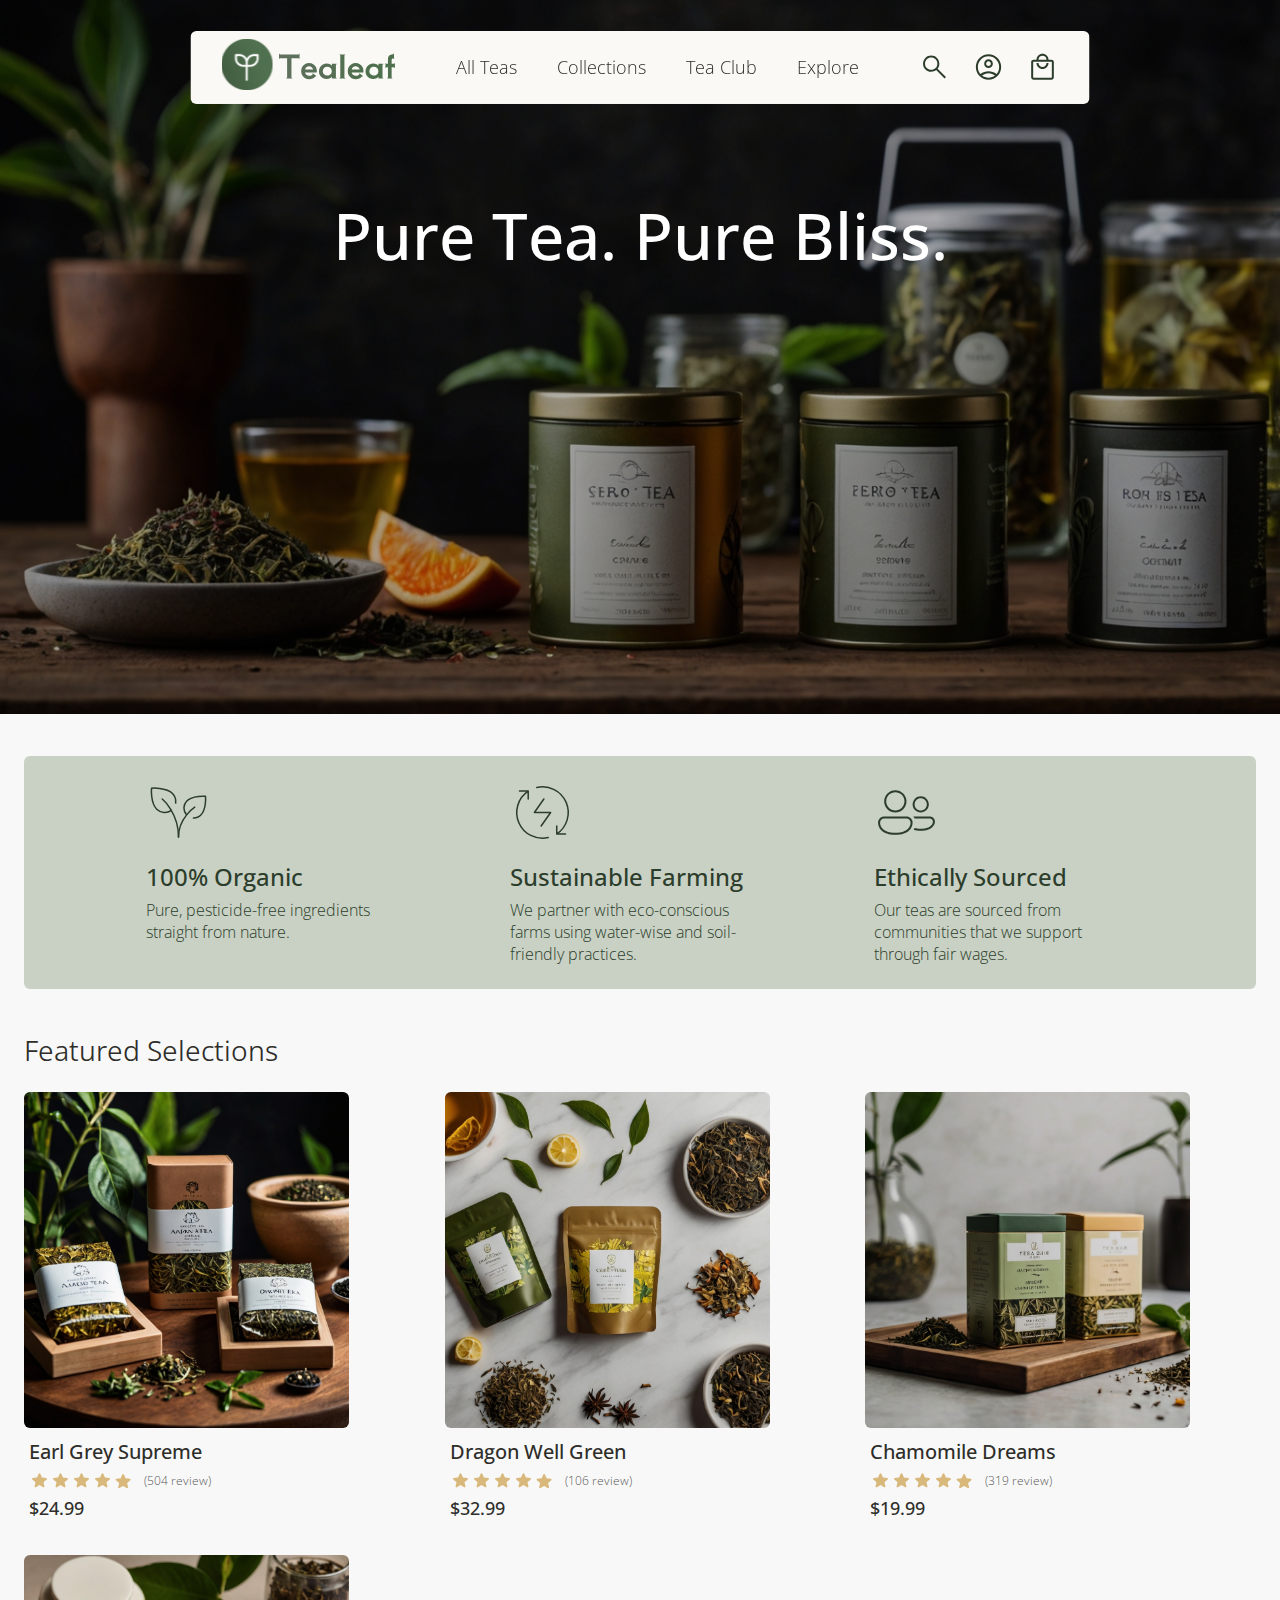
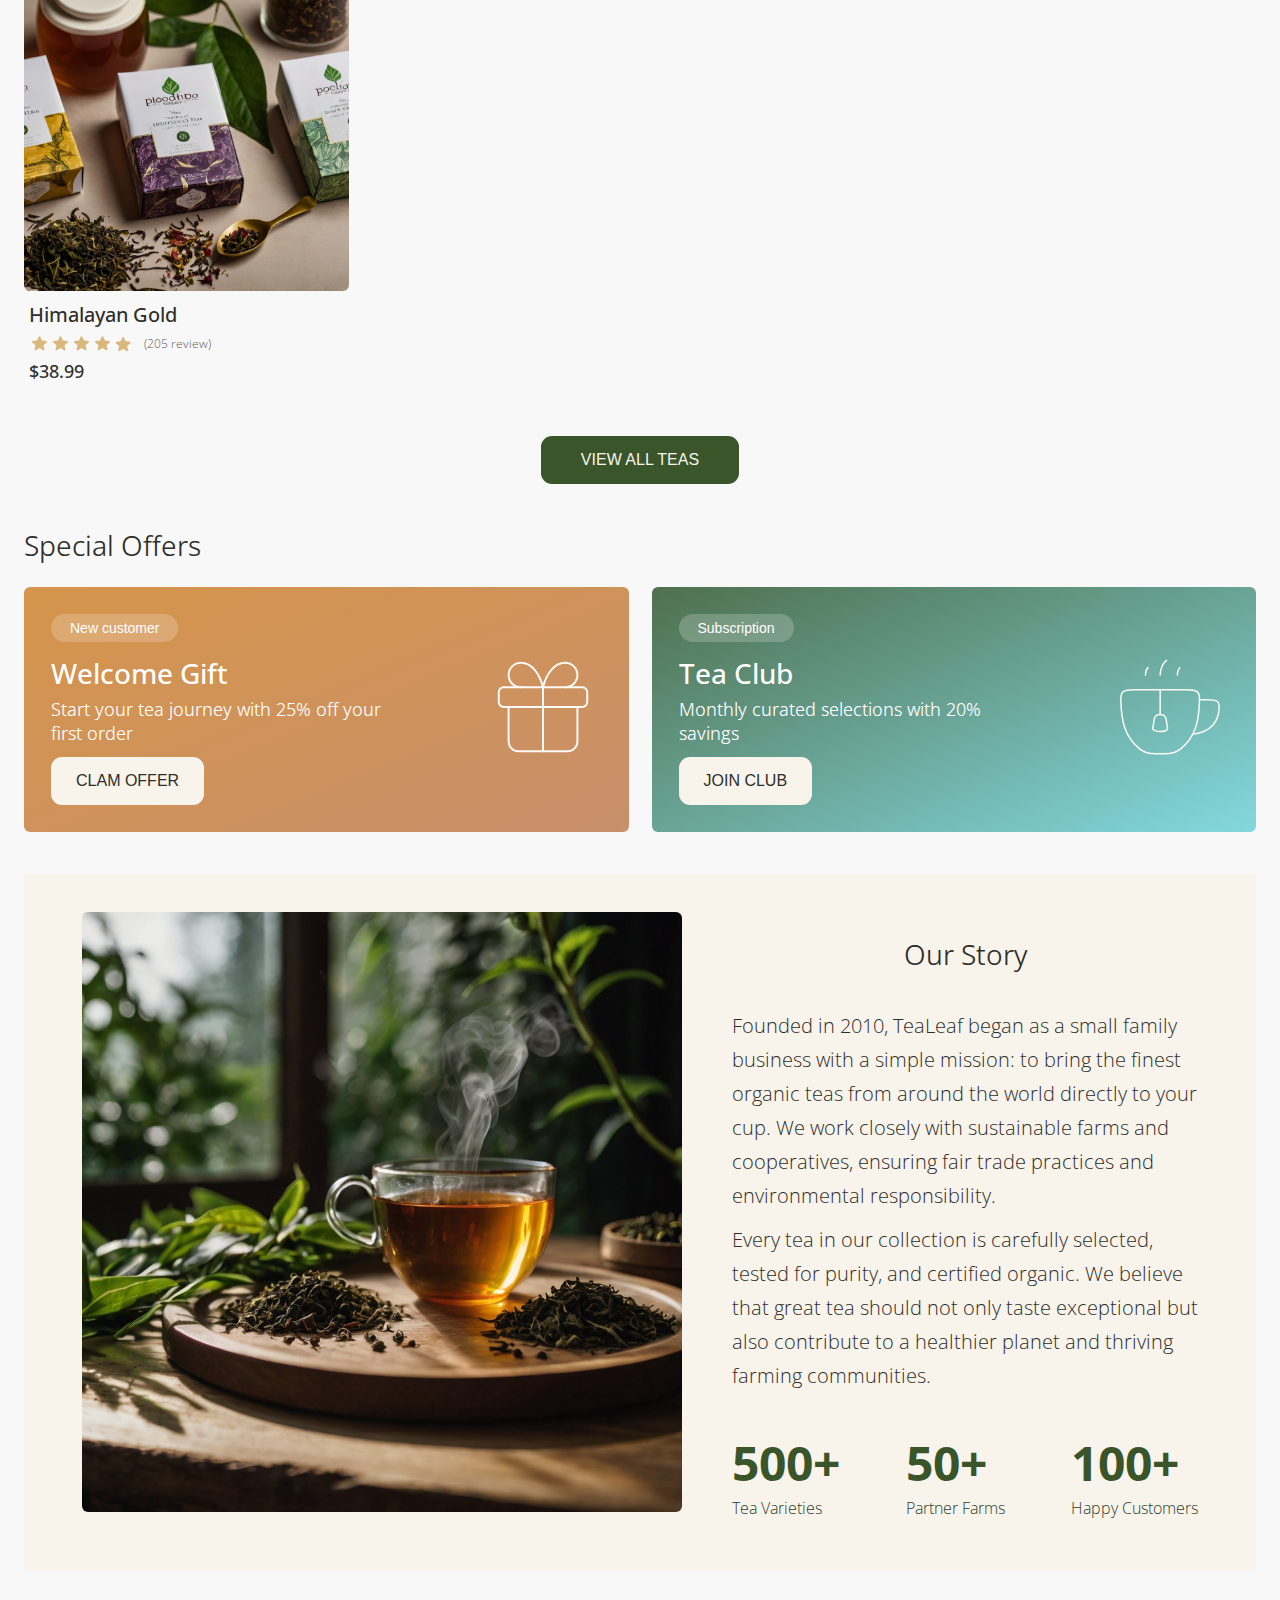
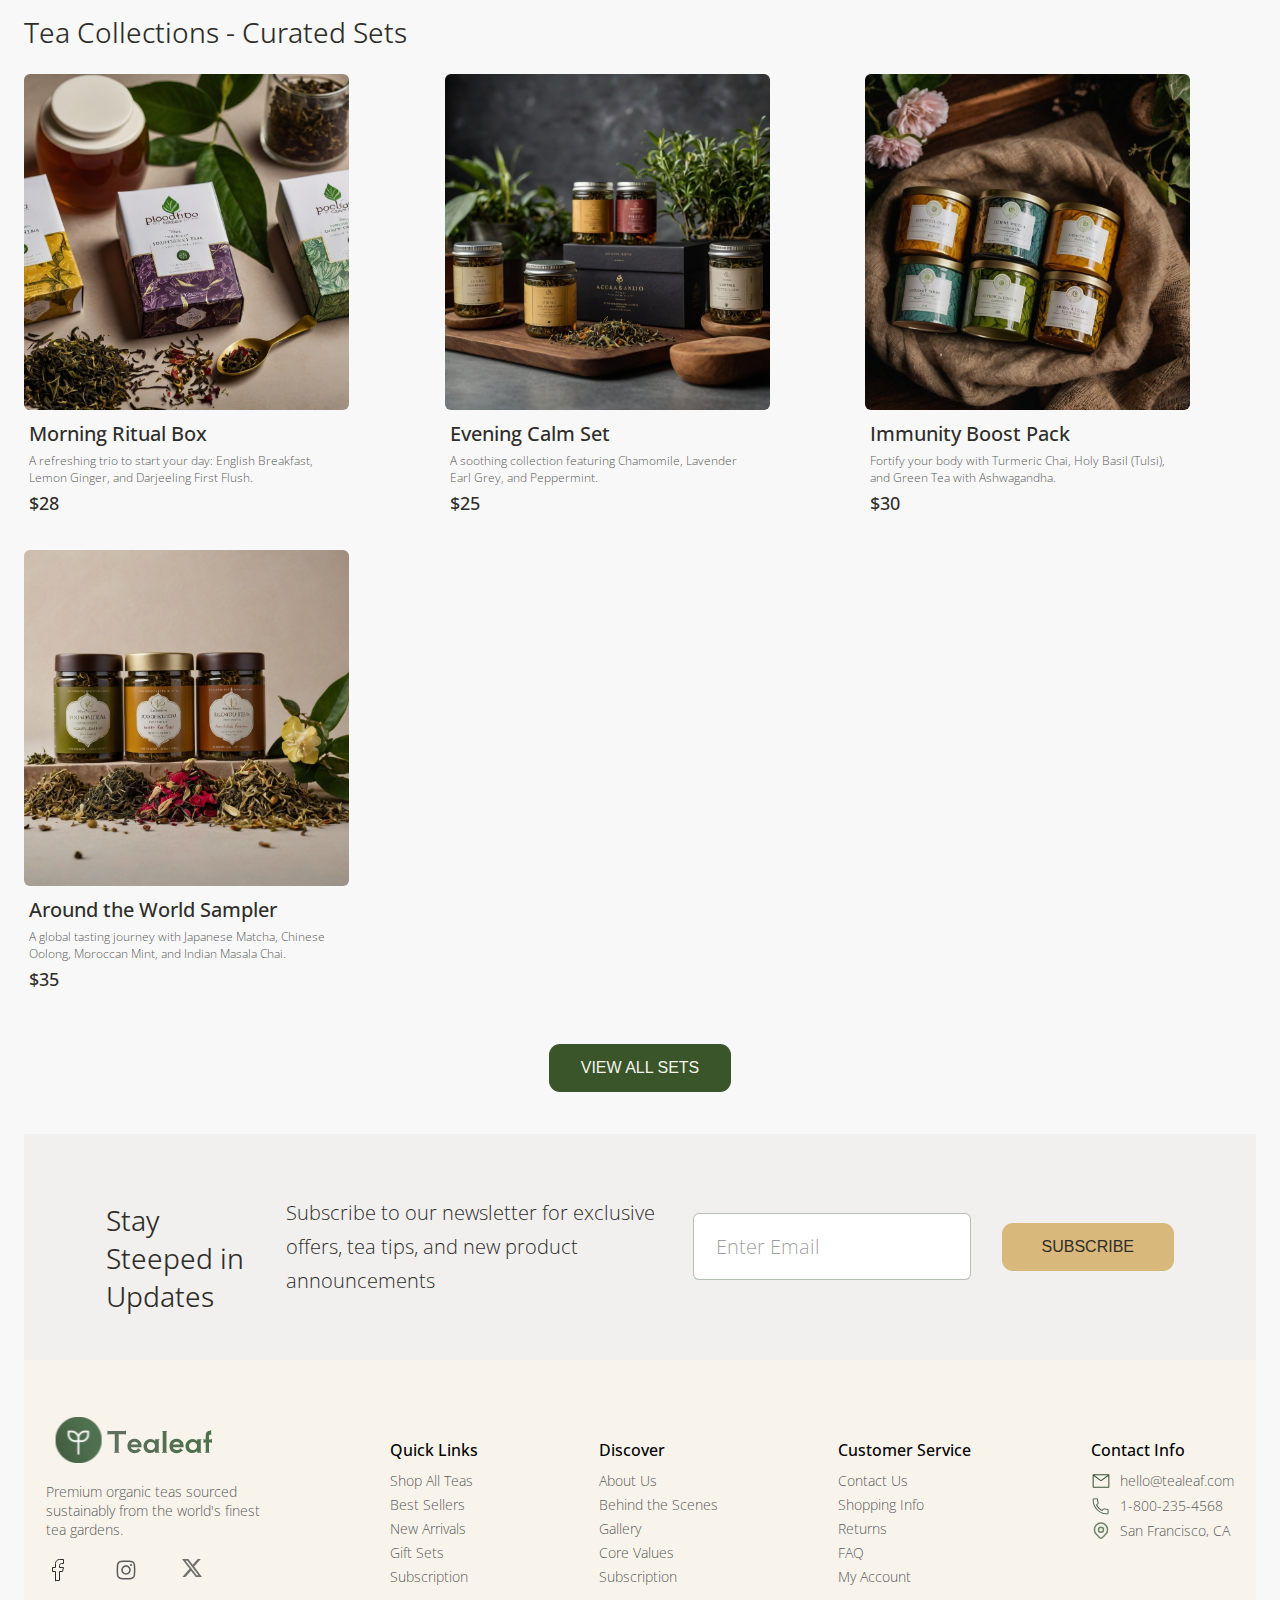
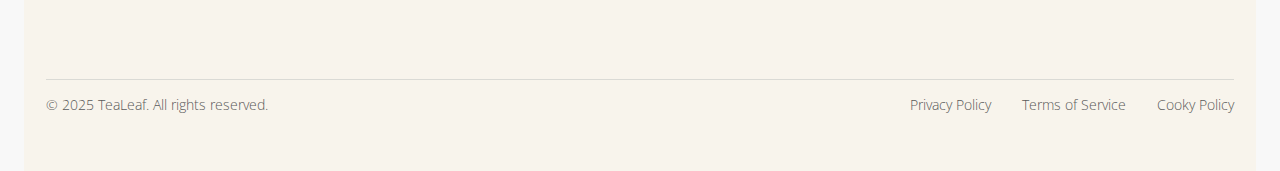
<file: index.html>
<!DOCTYPE html>
<html>
  <head>
    <title>tealeaf</title>
    <link rel="preconnect" href="https://fonts.googleapis.com">
    <link rel="preconnect" href="https://fonts.gstatic.com" crossorigin>
    <link href="https://fonts.googleapis.com/css2?family=Open+Sans:ital,wght@0,300..800;1,300..800&display=swap" rel="stylesheet">
    <link rel="stylesheet" href="styles/generaltl.css">
    <link rel="stylesheet" href="styles/headertl.css">
    <link rel="stylesheet" href="styles/whyus.css">
    <link rel="stylesheet" href="styles/featuredproducts.css">
    <link rel="stylesheet" href="styles/specialoffers.css">
    <link rel="stylesheet" href="styles/companystory.css">
    <link rel="stylesheet" href="styles/teacollections.css">
    <link rel="stylesheet" href="styles/newsletter.css">
    <link rel="stylesheet" href="styles/footer.css">
  </head>


  <body>

    <header class="header">
      <div class="left-section">
      <img src="icons/logo.svg">
      </div>
      <div class="middle-section">
      <p>All Teas</p>
      <p>Collections</p>
      <p>Tea Club</p>
      <p>Explore</p>
      </div>
      <div class="right-section">
      <img src="icons/search.svg">
      <img src="icons/account.svg">
      <img src="icons/shopping.svg">
      </div>
    </header>

    <section>
      <div class="hero-section">
      <img class="main-image" src="images/hero-image.jpg">
      <div class="overlay"></div>
      <h1 class="main-heading">Pure Tea. Pure Bliss.</h1>
      </div>
    </section>

    <main>

     <section class="why-us">
      <div class="feature">
        <img src="icons/organic.svg">
        <h3 class="title1">100% Organic</h3>
        <p class="subtext1">Pure, pesticide-free ingredients straight from nature.</p>
      </div>
      <div class="feature">
        <img src="icons/sustainable.svg">
        <h3 class="title1">Sustainable Farming</h3>
        <p class="subtext1">We partner with eco-conscious farms using water-wise and soil-friendly practices.</p>
      </div>
      <div class="feature">
        <img src="icons/people.svg">
        <h3 class="title1">Ethically Sourced</h3>
        <p class="subtext1">Our teas are sourced from communities that we support through fair wages.</p>
      </div>
     </section>




     
     <section class="featured-products">
      <h2 class="title2">Featured Selections</h2>
      <div class="product-grid">
        <div class="product-card">
        <img class="product-image" src="images/image1.jpg">
          <div class="product-info">
            <p class="product-name">Earl Grey Supreme</p>
              <div class="rating">
              <img src="icons/Stars.svg">
              <p>(504 review)</p>
              </div>
            <p class="price">$24.99</p>
          </div>
        </div>

        <div class="product-card">
        <img class="product-image" src="images/image2.jpg">
          <div class="product-info">
            <p class="product-name">Dragon Well Green</p>
              <div class="rating">
              <img src="icons/Stars.svg">
              <p>(106 review)</p>
              </div>
            <p class="price">$32.99</p>
          </div>
        </div>

        <div class="product-card">
        <img class="product-image" src="images/image3.jpg">
          <div class="product-info">
            <p class="product-name">Chamomile Dreams</p>
              <div class="rating">
              <img src="icons/Stars.svg">
              <p>(319 review)</p>
              </div>
            <p class="price">$19.99</p>
          </div>
        </div>

        <div class="product-card">
        <img class="product-image" src="images/image4.jpg">
          <div class="product-info">
            <p class="product-name">Himalayan Gold</p>
              <div class="rating">
              <img src="icons/Stars.svg">
              <p>(205 review)</p>
              </div>
            <p class="price">$38.99</p>
          </div>
        </div>
      </div>
      <div class="center-btn">
      <button class="green-button">VIEW ALL TEAS</button>
      </div>
     </section>




     <section class="special-offers">
      <h2 class="title3">Special Offers</h2>
      <div class="offers">
        <div class="offer-card-orange">
          <div class="offer-info">
            <button class="chip">New customer</button>
            <h2>Welcome Gift</h2>
            <p class="subtext">Start your tea journey with 25% off your first order</p>
            <button class="biege-button">CLAM OFFER</button>
          </div>
          <div class="offer-icon">
            <img src="icons/gift.svg">
          </div>
        </div>

        <div class="offer-card-green">
          <div class="offer-info">
            <button class="chip">Subscription</button>
            <h2>Tea Club</h2>
            <p class="subtext">Monthly curated selections with 20% savings</p>
            <button class="biege-button">JOIN CLUB</button>
          </div>
          <div class="offer-icon">
            <img src="icons/tea.svg">
          </div>
        </div>
      </div>
     </section>



     <section class="our-story">
      <div class="story-container">
        <div class="image">
          <img class="story-image" src="images/story-image.jpg">
        </div>
        <div class="story-text">
          <h2>Our Story</h2>
          <p>
            Founded in 2010, TeaLeaf began as a small family business with a simple mission: to bring the finest organic teas from around the world directly to your cup. We work closely with sustainable farms and cooperatives, ensuring fair trade practices and environmental responsibility.
          </p>
          <p>
           Every tea in our collection is carefully selected, tested for purity, and certified organic. We believe that great tea should not only taste exceptional but also contribute to a healthier planet and thriving farming communities. 
          </p>
          <div class="stats">
            <div class="stat">
              <h1>500+</h1>
              <p>Tea Varieties</p>
            </div>
            <div class="stat">
              <h1>50+</h1>
              <p>Partner Farms</p>
            </div>
            <div class="stat">
              <h1>100+</h1>
              <p>Happy Customers</p>
            </div>
          </div>
        </div>
      </div>
     </section>




     <section class="tea-collections">
      <h2 class="title4">Tea Collections - Curated Sets</h2>
      <div class="product-grid-2">
        <div class="product-card-2">
          <img class="product-image-2" src="images/image4.jpg">
            <div class="product-info-2">
              <p class="product-name-2">Morning Ritual Box</p>
              <p class="description">A refreshing trio to start your day: 
                English Breakfast, Lemon Ginger, and Darjeeling First Flush.</p>
              <p class="price-2">$28</p>
            </div>
        </div>
        <div class="product-card-2">
          <img class="product-image-2" src="images/image5.jpg">
            <div class="product-info-2">
              <p class="product-name-2">Evening Calm Set</p>
              <p class="description">A soothing collection featuring Chamomile, 
                Lavender Earl Grey, and Peppermint.</p>
              <p class="price-2">$25</p>
            </div>
        </div>
        <div class="product-card-2">
          <img class="product-image-2" src="images/image6.jpg">
            <div class="product-info-2">
              <p class="product-name-2">Immunity Boost Pack</p>
              <p class="description">Fortify your body with Turmeric Chai, Holy 
                Basil (Tulsi), and Green Tea with Ashwagandha.</p>
              <p class="price-2">$30</p>
            </div>
        </div>
        <div class="product-card-2">
          <img class="product-image-2" src="images/image7.jpg">
            <div class="product-info-2">
              <p class="product-name-2">Around the World Sampler</p>
              <p class="description">A global tasting journey with Japanese Matcha, 
                Chinese Oolong, Moroccan Mint, and Indian Masala Chai.</p>
              <p class="price-2">$35</p>
            </div>
        </div>        
      </div>
      <div class="center-btn-2">
      <button class="green-button-2">VIEW ALL SETS</button>
      </div>
     </section>



     <section class="newsletter">
      <h2>Stay Steeped in Updates</h2>
      <h3>Subscribe to our newsletter for exclusive offers, tea tips, and new product announcements</h3>
      <input class="search-bar" type="text" placeholder="Enter Email">
      <button class="yellow-button">SUBSCRIBE</button>
     </section>


     <footer class="footer">
      <div class="footer-container">
        <div class="col-brand">
          <img class="brand-logo" src="icons/logo.svg">
          <p>Premium organic teas sourced sustainably from the world's finest tea gardens.</p>
          <div class="social-icons">
            <a href="#"><img src="icons/facebook-logo.svg"></a>
            <a href="#"><img src="icons/instagram-logo.svg"></a>
            <a href="#"><img src="icons/twitter-logo.svg"></a>
          </div>
        </div>
        <div class="col">
          <h4>Quick Links</h4>
          <a href="#">Shop All Teas</a>
          <a href="#">Best Sellers</a>
          <a href="#">New Arrivals</a>
          <a href="#">Gift Sets</a>
          <a href="#">Subscription</a>
        </div>
        <div class="col">
          <h4>Discover</h4>
          <a href="#">About Us</a>
          <a href="#">Behind the Scenes</a>
          <a href="#">Gallery</a>
          <a href="#">Core Values</a>
          <a href="#">Subscription</a>
        </div>
        <div class="col">
          <h4>Customer Service</h4>
          <a href="#">Contact Us</a>
          <a href="#">Shopping Info</a>
          <a href="#">Returns</a>
          <a href="#">FAQ</a>
          <a href="#">My Account</a>
        </div>
        <div class="col">
          <h4>Contact Info</h4>
            <div class="contact-block">
            <img src="icons/email.svg">
            <a href="#">hello@tealeaf.com</a>
            </div>
            <div class="contact-block">
            <img src="icons/phone.svg">
            <a href="#">1-800-235-4568</a>
            </div>
            <div class="contact-block">
            <img src="icons/location.svg">
            <a href="#">San Francisco, CA</a>
            </div>
            <div class="space-filler"></div>
        </div>

      </div>

      <div class="rectangle"></div>

      <div class="footer-bottom">
        <p>© 2025 TeaLeaf. All rights reserved.</p>
        <div class="footer-links">
          <a href="#">Privacy Policy</a>
          <a href="#">Terms of Service</a>
          <a href="#">Cooky Policy</a>
        </div>
      </div>

     </footer>
    </main>
  </body>
</html>
</file>
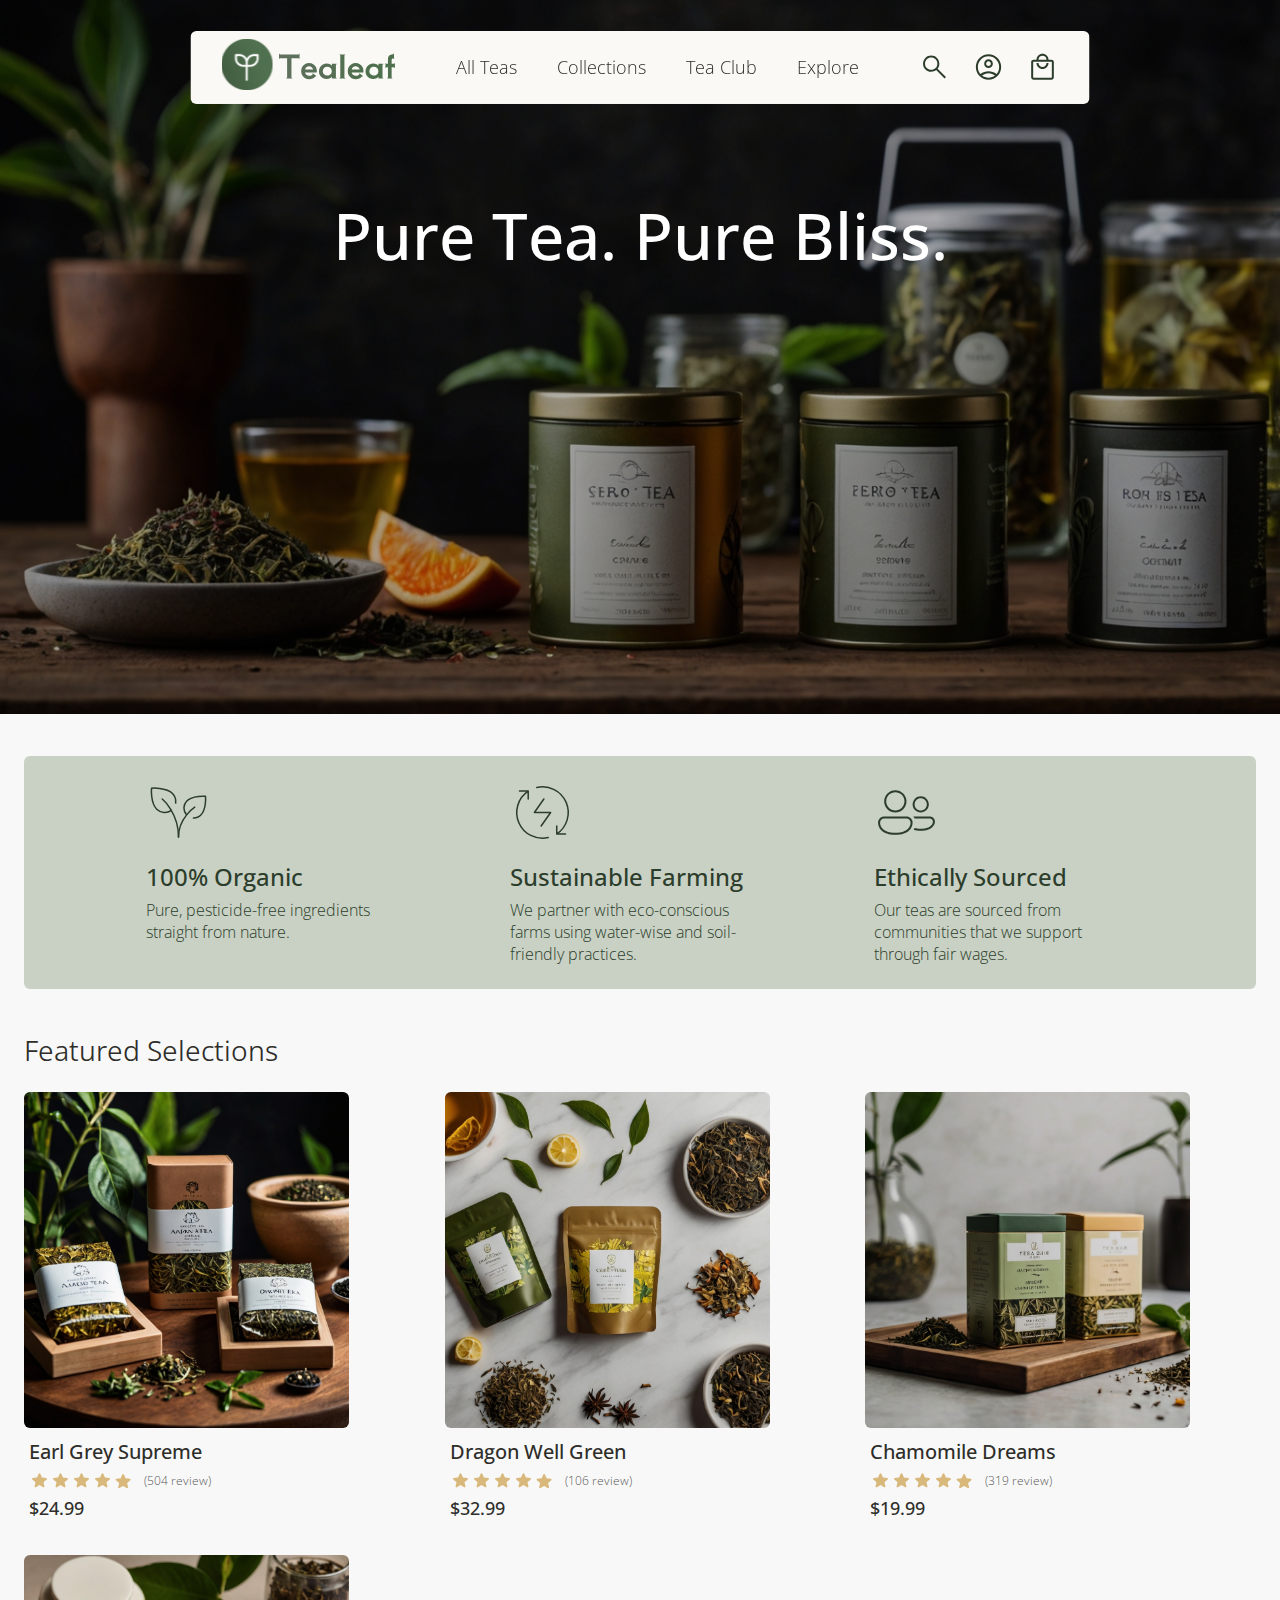
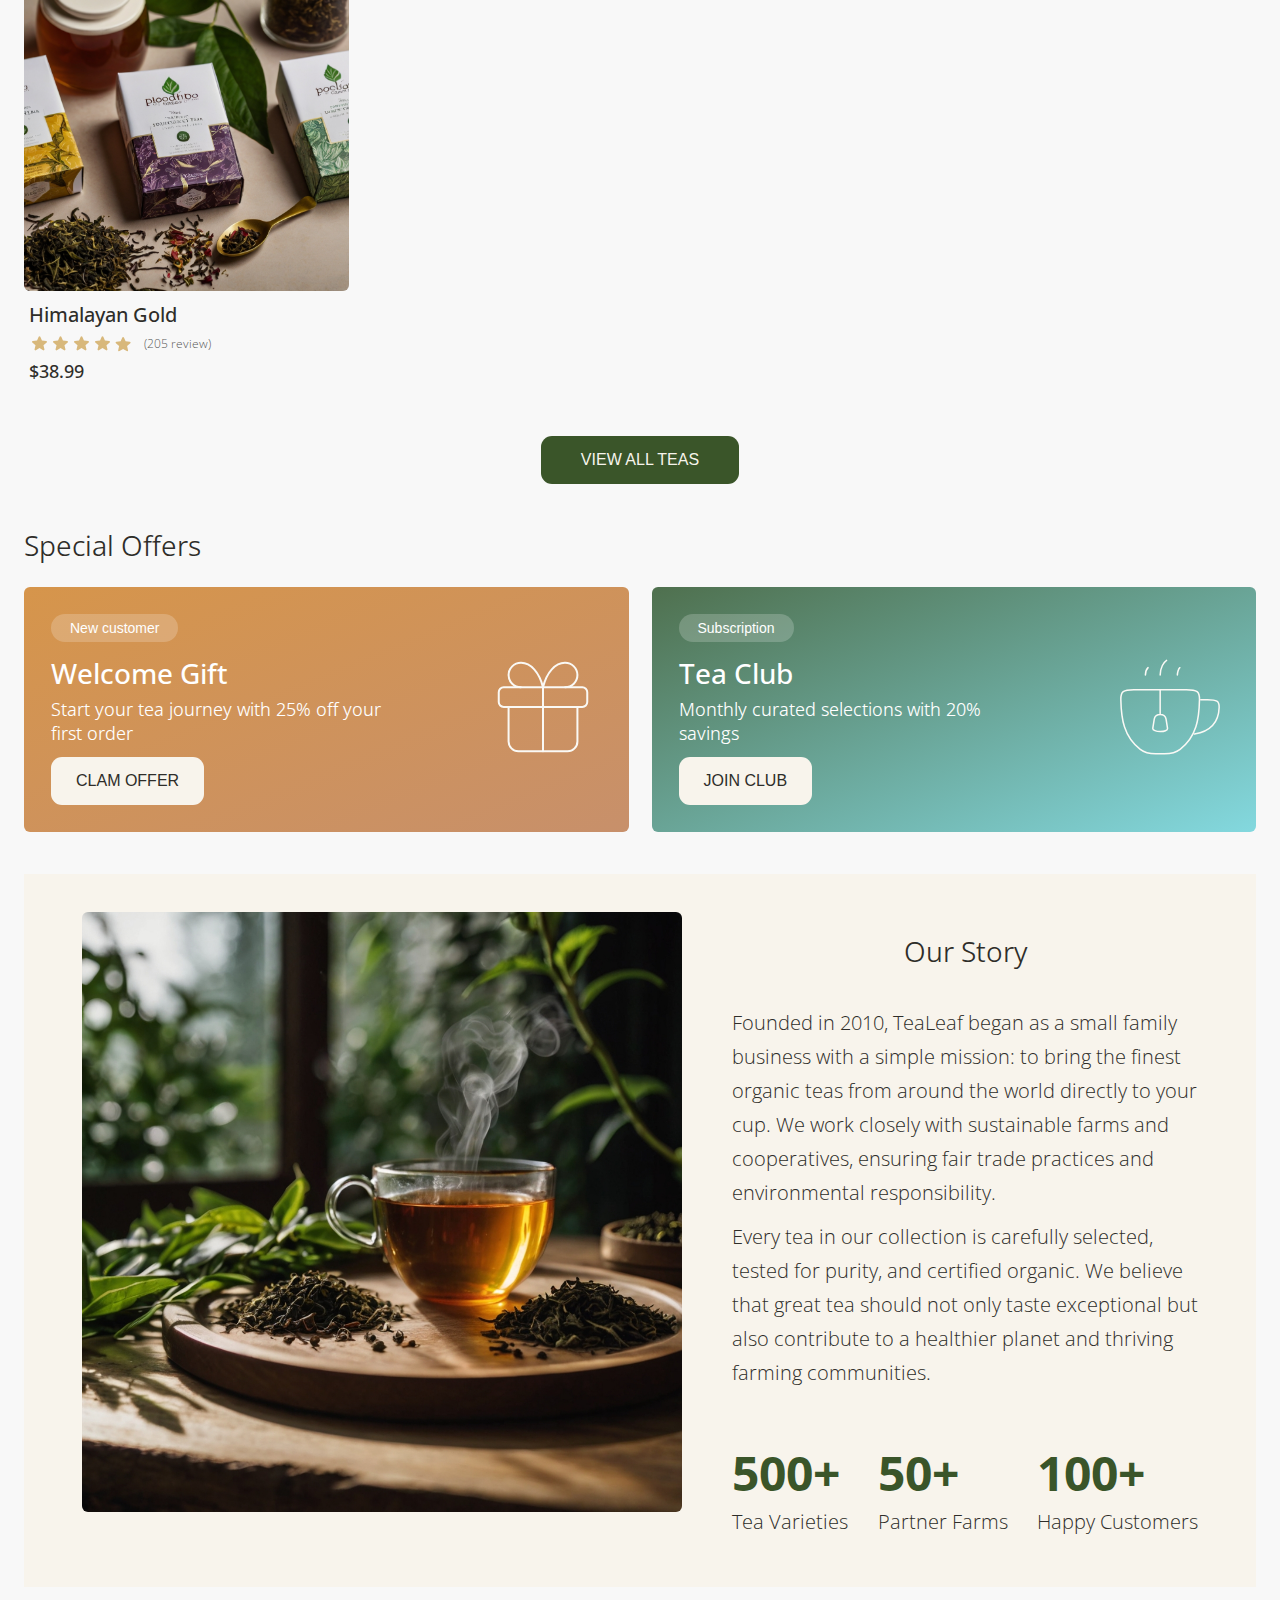
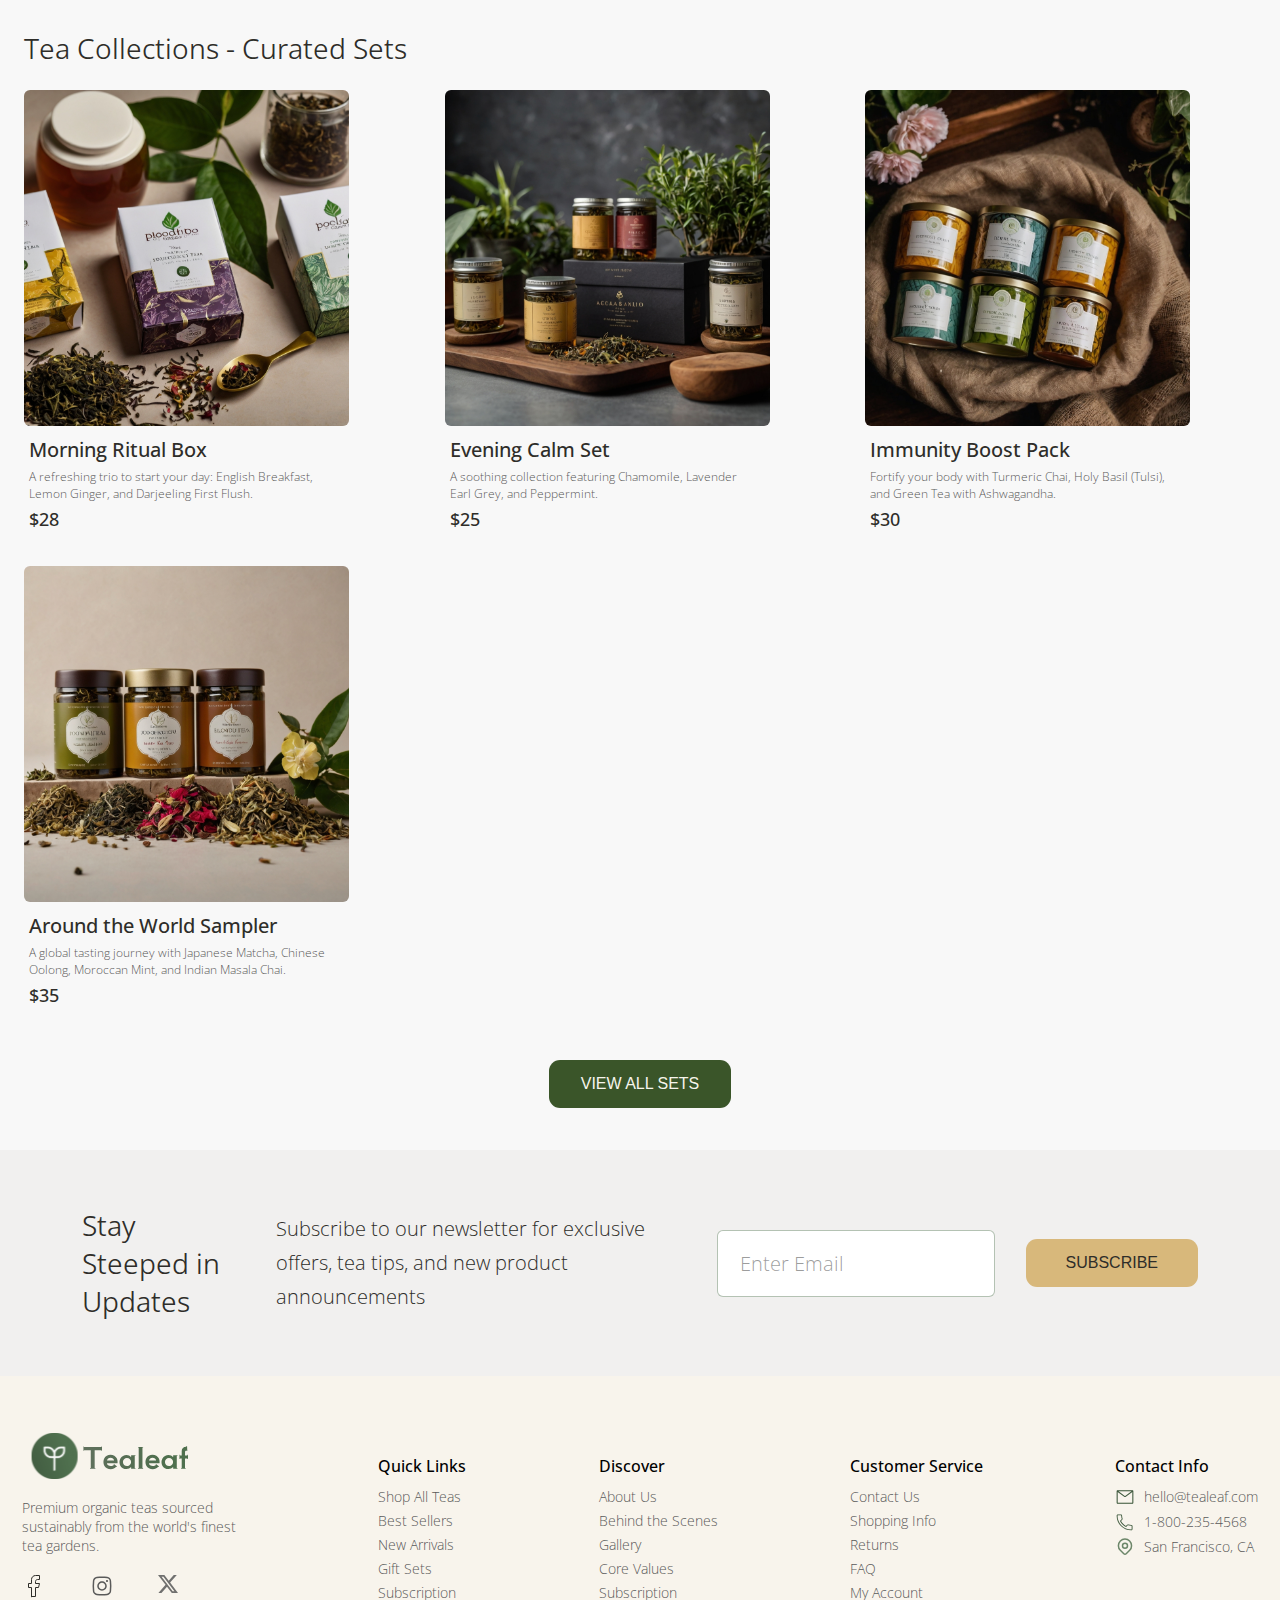
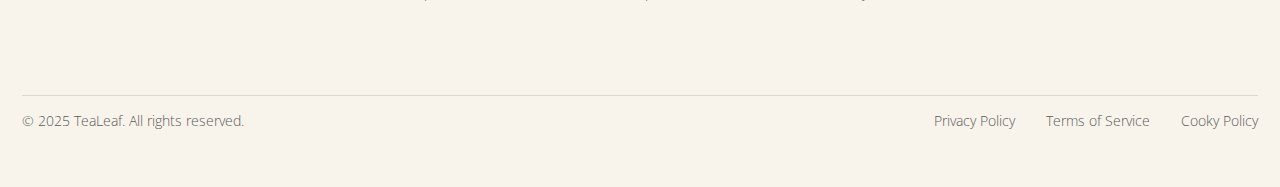
<file: Tealeaf/index.html>
<!DOCTYPE html>
<html>
  <head>
    <title>tealeaf</title>
    <meta name="viewport" content="width=device-width, initial-scale=1.0">
    <link rel="preconnect" href="https://fonts.googleapis.com">
    <link rel="preconnect" href="https://fonts.gstatic.com" crossorigin>
    <link href="https://fonts.googleapis.com/css2?family=Open+Sans:ital,wght@0,300..800;1,300..800&display=swap" rel="stylesheet">
    <link rel="stylesheet" href="styles/generaltl.css">
    <link rel="stylesheet" href="styles/headertl.css">
    <link rel="stylesheet" href="styles/whyus.css">
    <link rel="stylesheet" href="styles/featuredproducts.css">
    <link rel="stylesheet" href="styles/specialoffers.css">
    <link rel="stylesheet" href="styles/companystory.css">
    <link rel="stylesheet" href="styles/teacollections.css">
    <link rel="stylesheet" href="styles/newsletter.css">
    <link rel="stylesheet" href="styles/footer.css">
  </head>


  <body>

    <header class="header">
      <div class="left-section">
      <img class="logo1" src="icons/logo.svg">
      </div>
      <div class="middle-section">
      <p>All Teas</p>
      <p>Collections</p>
      <p>Tea Club</p>
      <p>Explore</p>
      </div>
      <div class="right-section">
      <img src="icons/search.svg">
      <img src="icons/account.svg">
      <img src="icons/shopping.svg">
      </div>
      <div class="mobile-nav">
        <img src="icons/hamburger.svg">
      </div>
    </header>



    <section>
      <div class="hero-section">
      <img class="main-image" src="images/hero-image.jpg">
      <div class="overlay"></div>
      <h1 class="main-heading">Pure Tea. Pure Bliss.</h1>
      </div>
    </section>

    <main>

     <section class="why-us">
      <div class="feature">
        <img src="icons/organic.svg">
        <h3 class="title1">100% Organic</h3>
        <p class="subtext1">Pure, pesticide-free ingredients straight from nature.</p>
      </div>
      <div class="feature">
        <img src="icons/sustainable.svg">
        <h3 class="title1">Sustainable Farming</h3>
        <p class="subtext1">We partner with eco-conscious farms using water-wise and soil-friendly practices.</p>
      </div>
      <div class="feature">
        <img src="icons/people.svg">
        <h3 class="title1">Ethically Sourced</h3>
        <p class="subtext1">Our teas are sourced from communities that we support through fair wages.</p>
      </div>
     </section>




     
     <section class="featured-products">
      <h2 class="title2">Featured Selections</h2>
      <div class="product-grid">
        <div class="product-card">
        <img class="product-image" src="images/image1.jpg">
          <div class="product-info">
            <p class="product-name">Earl Grey Supreme</p>
              <div class="rating">
              <img src="icons/Stars.svg">
              <p>(504 review)</p>
              </div>
            <p class="price">$24.99</p>
          </div>
        </div>

        <div class="product-card">
        <img class="product-image" src="images/image2.jpg">
          <div class="product-info">
            <p class="product-name">Dragon Well Green</p>
              <div class="rating">
              <img src="icons/Stars.svg">
              <p>(106 review)</p>
              </div>
            <p class="price">$32.99</p>
          </div>
        </div>

        <div class="product-card">
        <img class="product-image" src="images/image3.jpg">
          <div class="product-info">
            <p class="product-name">Chamomile Dreams</p>
              <div class="rating">
              <img src="icons/Stars.svg">
              <p>(319 review)</p>
              </div>
            <p class="price">$19.99</p>
          </div>
        </div>

        <div class="product-card">
        <img class="product-image" src="images/image4.jpg">
          <div class="product-info">
            <p class="product-name">Himalayan Gold</p>
              <div class="rating">
              <img src="icons/Stars.svg">
              <p>(205 review)</p>
              </div>
            <p class="price">$38.99</p>
          </div>
        </div>
      </div>
      <div class="center-btn">
      <button class="green-button">VIEW ALL TEAS</button>
      </div>
     </section>




     <section class="special-offers">
      <h2 class="title3">Special Offers</h2>
      <div class="offers">
        <div class="offer-card-orange">
          <div class="offer-info">
            <button class="chip">New customer</button>
            <h2>Welcome Gift</h2>
            <p class="subtext">Start your tea journey with 25% off your first order</p>
            <button class="biege-button">CLAM OFFER</button>
          </div>
          <div class="offer-icon">
            <img src="icons/gift.svg">
          </div>
        </div>

        <div class="offer-card-green">
          <div class="offer-info">
            <button class="chip">Subscription</button>
            <h2>Tea Club</h2>
            <p class="subtext">Monthly curated selections with 20% savings</p>
            <button class="biege-button">JOIN CLUB</button>
          </div>
          <div class="offer-icon">
            <img src="icons/tea.svg">
          </div>
        </div>
      </div>
     </section>



     <section class="our-story">
      <div class="story-container">
        <div class="image">
          <img class="story-image" src="images/story-image.jpg">
        </div>
        <div class="story-text">
          <h2>Our Story</h2>
          <p>
            Founded in 2010, TeaLeaf began as a small family business with a simple mission: to bring the finest organic teas from around the world directly to your cup. We work closely with sustainable farms and cooperatives, ensuring fair trade practices and environmental responsibility.
          </p>
          <p>
           Every tea in our collection is carefully selected, tested for purity, and certified organic. We believe that great tea should not only taste exceptional but also contribute to a healthier planet and thriving farming communities. 
          </p>
          <div class="stats">
            <div class="stat">
              <h1>500+</h1>
              <p>Tea Varieties</p>
            </div>
            <div class="stat">
              <h1>50+</h1>
              <p>Partner Farms</p>
            </div>
            <div class="stat">
              <h1>100+</h1>
              <p>Happy Customers</p>
            </div>
          </div>
        </div>
      </div>
     </section>




     <section class="tea-collections">
      <h2 class="title4">Tea Collections - Curated Sets</h2>
      <div class="product-grid-2">
        <div class="product-card-2">
          <img class="product-image-2" src="images/image4.jpg">
            <div class="product-info-2">
              <p class="product-name-2">Morning Ritual Box</p>
              <p class="description">A refreshing trio to start your day: 
                English Breakfast, Lemon Ginger, and Darjeeling First Flush.</p>
              <p class="price-2">$28</p>
            </div>
        </div>
        <div class="product-card-2">
          <img class="product-image-2" src="images/image5.jpg">
            <div class="product-info-2">
              <p class="product-name-2">Evening Calm Set</p>
              <p class="description">A soothing collection featuring Chamomile, 
                Lavender Earl Grey, and Peppermint.</p>
              <p class="price-2">$25</p>
            </div>
        </div>
        <div class="product-card-2">
          <img class="product-image-2" src="images/image6.jpg">
            <div class="product-info-2">
              <p class="product-name-2">Immunity Boost Pack</p>
              <p class="description">Fortify your body with Turmeric Chai, Holy 
                Basil (Tulsi), and Green Tea with Ashwagandha.</p>
              <p class="price-2">$30</p>
            </div>
        </div>
        <div class="product-card-2">
          <img class="product-image-2" src="images/image7.jpg">
            <div class="product-info-2">
              <p class="product-name-2">Around the World Sampler</p>
              <p class="description">A global tasting journey with Japanese Matcha, 
                Chinese Oolong, Moroccan Mint, and Indian Masala Chai.</p>
              <p class="price-2">$35</p>
            </div>
        </div>        
      </div>
      <div class="center-btn-2">
      <button class="green-button-2">VIEW ALL SETS</button>
      </div>
     </section>
     </main>

      <section class="newsletter">
      <h2>Stay Steeped in Updates</h2>
      <h3>Subscribe to our newsletter for exclusive offers, tea tips, and new product announcements</h3>
      <input class="search-bar" type="text" placeholder="Enter Email">
      <button class="yellow-button">SUBSCRIBE</button>
     </section>

     <footer class="footer">
      <div class="footer-container">
        <div class="col-brand">
          <img class="brand-logo" src="icons/logo.svg">
          <p>Premium organic teas sourced sustainably from the world's finest tea gardens.</p>
          <div class="social-icons">
            <a href="#"><img src="icons/facebook-logo.svg"></a>
            <a href="#"><img src="icons/instagram-logo.svg"></a>
            <a href="#"><img src="icons/twitter-logo.svg"></a>
          </div>
        </div>
        <div class="col">
          <h4>Quick Links</h4>
          <a href="#">Shop All Teas</a>
          <a href="#">Best Sellers</a>
          <a href="#">New Arrivals</a>
          <a href="#">Gift Sets</a>
          <a href="#">Subscription</a>
        </div>
        <div class="col">
          <h4>Discover</h4>
          <a href="#">About Us</a>
          <a href="#">Behind the Scenes</a>
          <a href="#">Gallery</a>
          <a href="#">Core Values</a>
          <a href="#">Subscription</a>
        </div>
        <div class="col">
          <h4>Customer Service</h4>
          <a href="#">Contact Us</a>
          <a href="#">Shopping Info</a>
          <a href="#">Returns</a>
          <a href="#">FAQ</a>
          <a href="#">My Account</a>
        </div>
        <div class="col">
          <h4>Contact Info</h4>
            <div class="contact-block">
            <img src="icons/email.svg">
            <a href="#">hello@tealeaf.com</a>
            </div>
            <div class="contact-block">
            <img src="icons/phone.svg">
            <a href="#">1-800-235-4568</a>
            </div>
            <div class="contact-block">
            <img src="icons/location.svg">
            <a href="#">San Francisco, CA</a>
            </div>
            <div class="space-filler"></div>
        </div>

      </div>

      <div class="rectangle"></div>

      <div class="footer-bottom">
        <p>© 2025 TeaLeaf. All rights reserved.</p>
        <div class="footer-links">
          <a href="#">Privacy Policy</a>
          <a href="#">Terms of Service</a>
          <a href="#">Cooky Policy</a>
        </div>
      </div>

     </footer>


  </body>
</html>
</file>
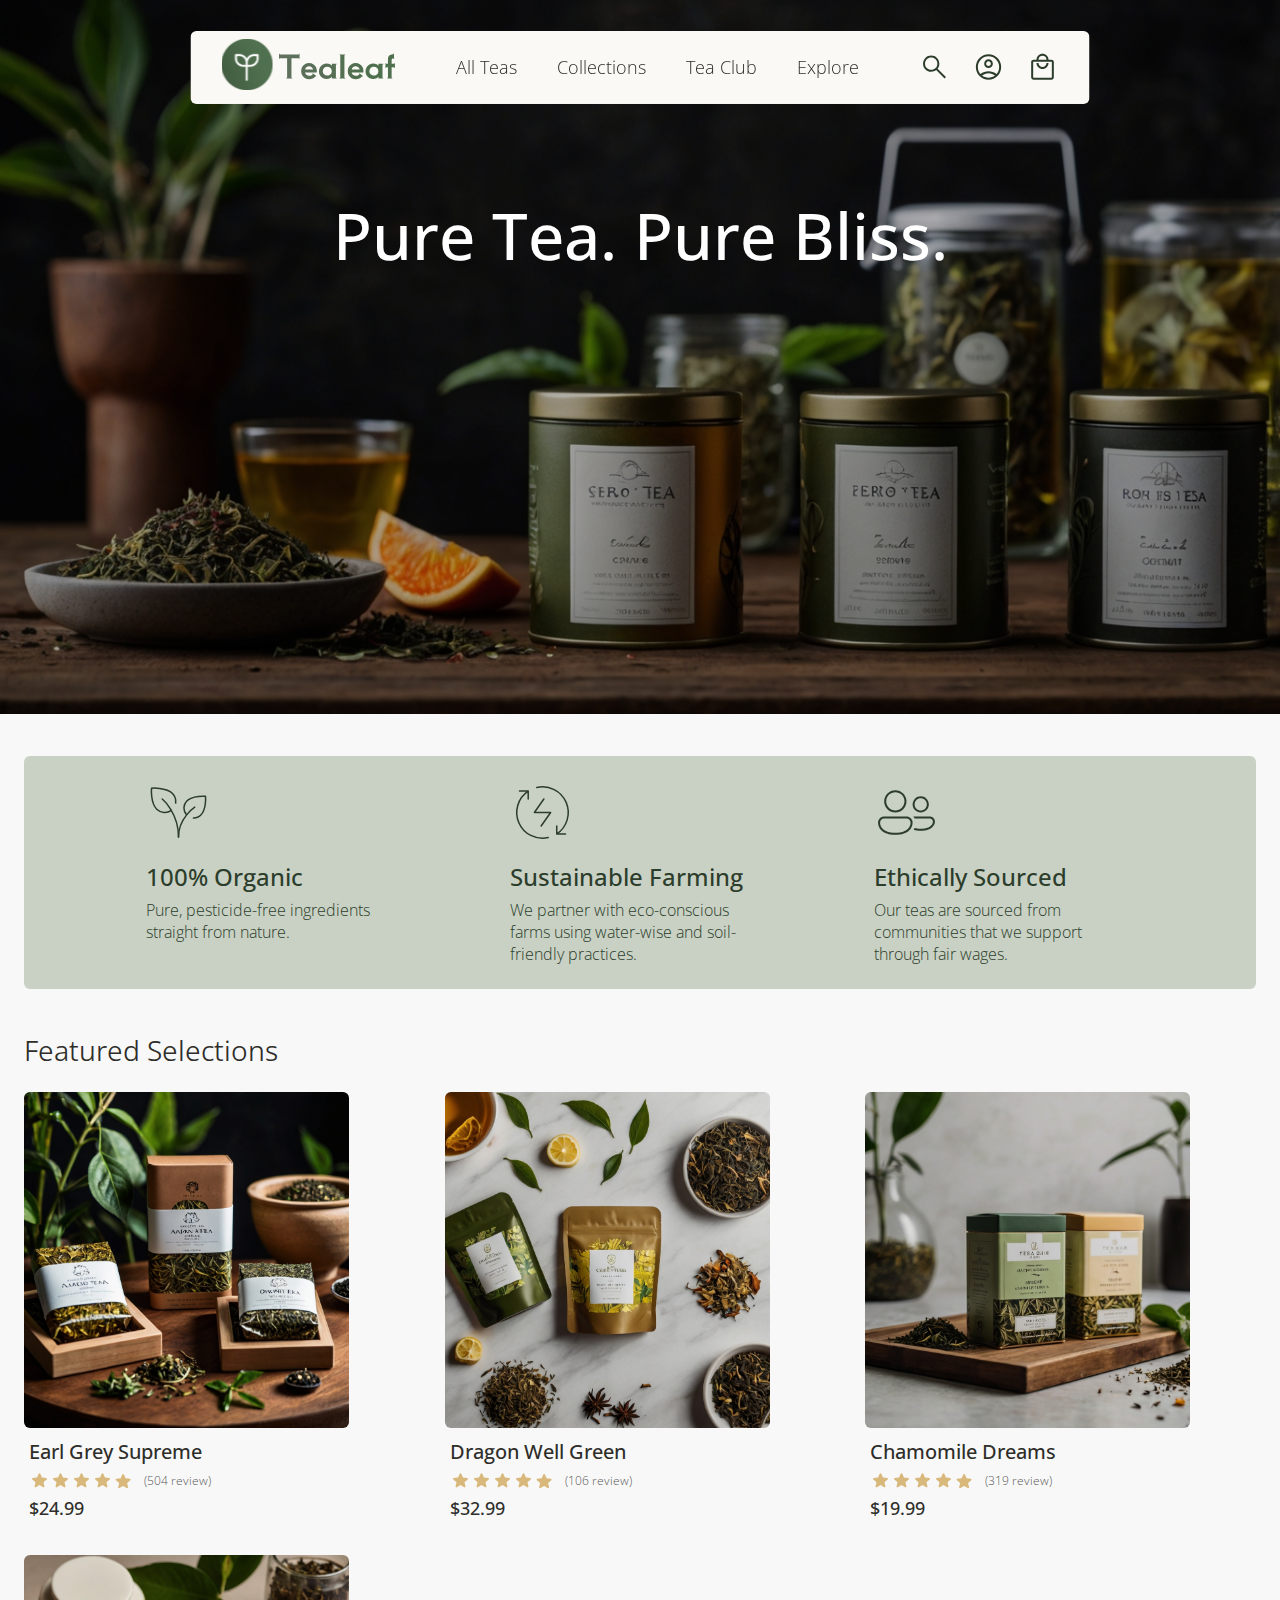
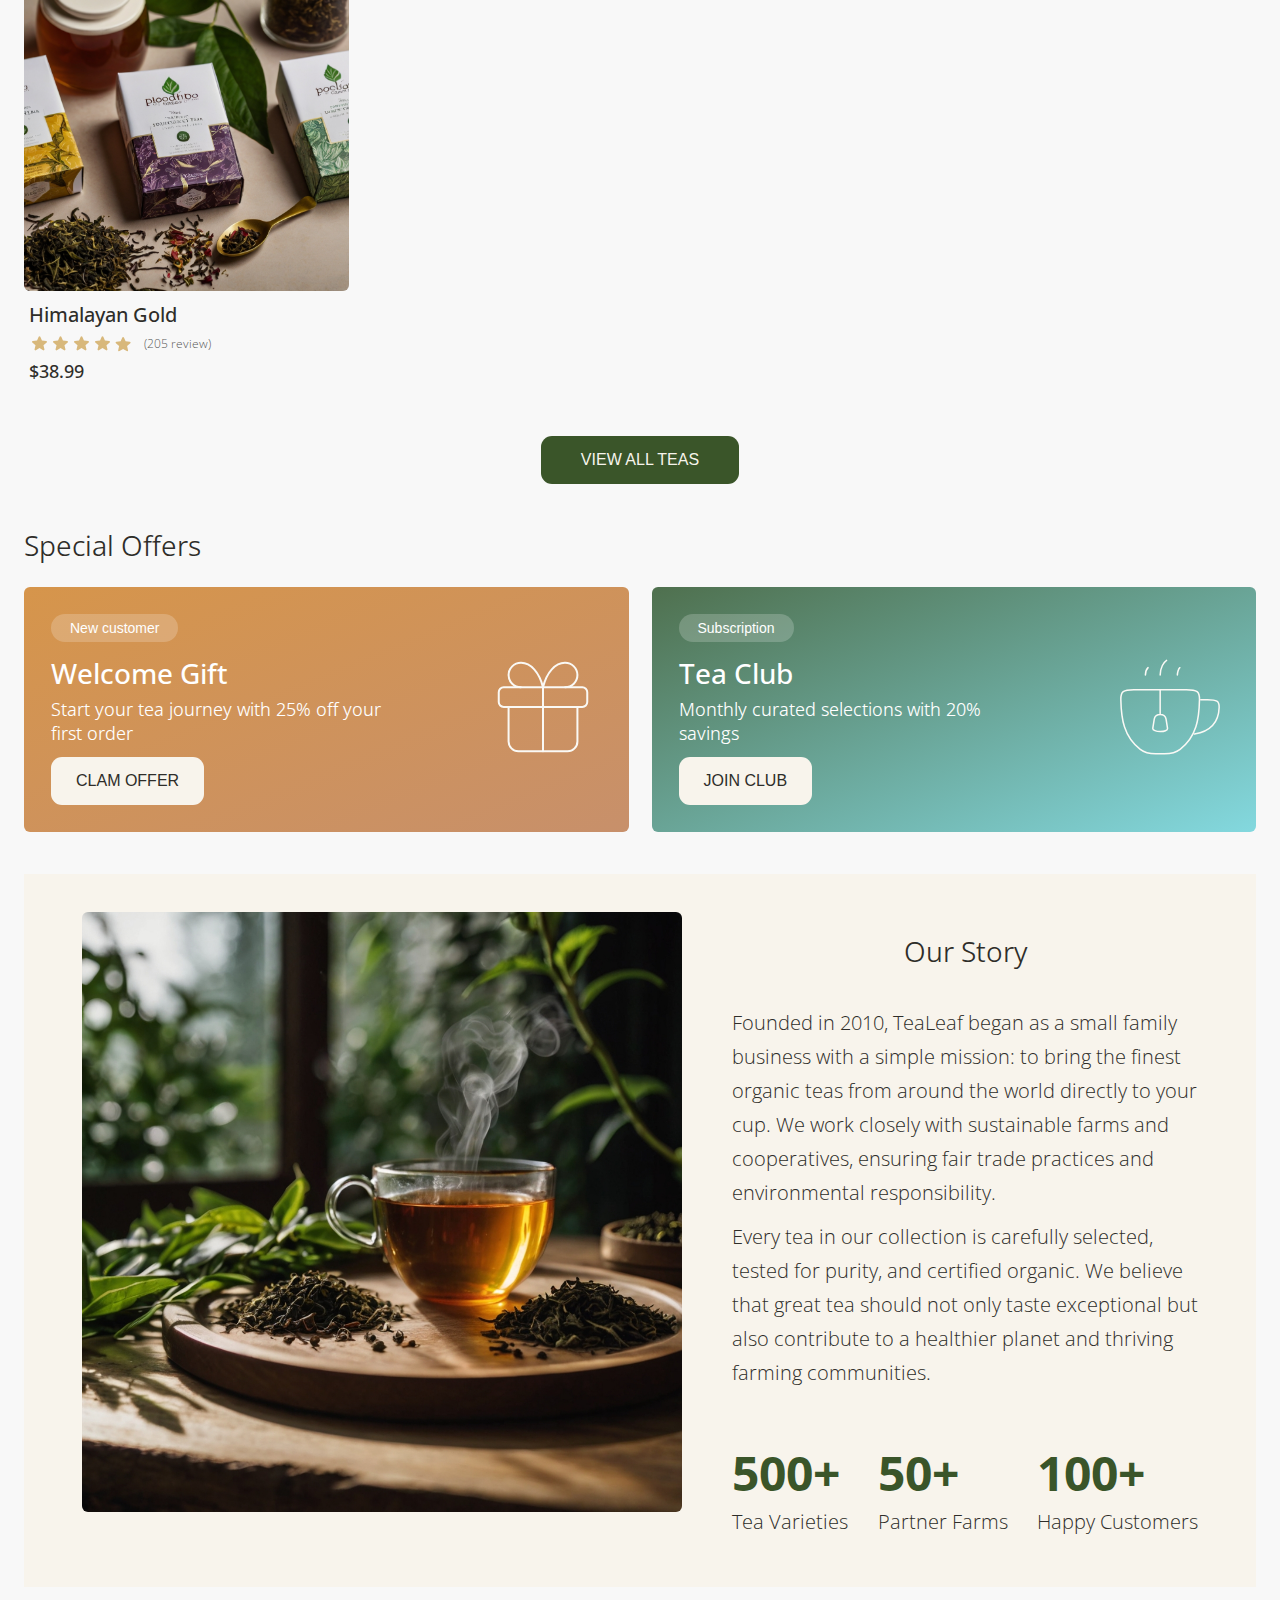
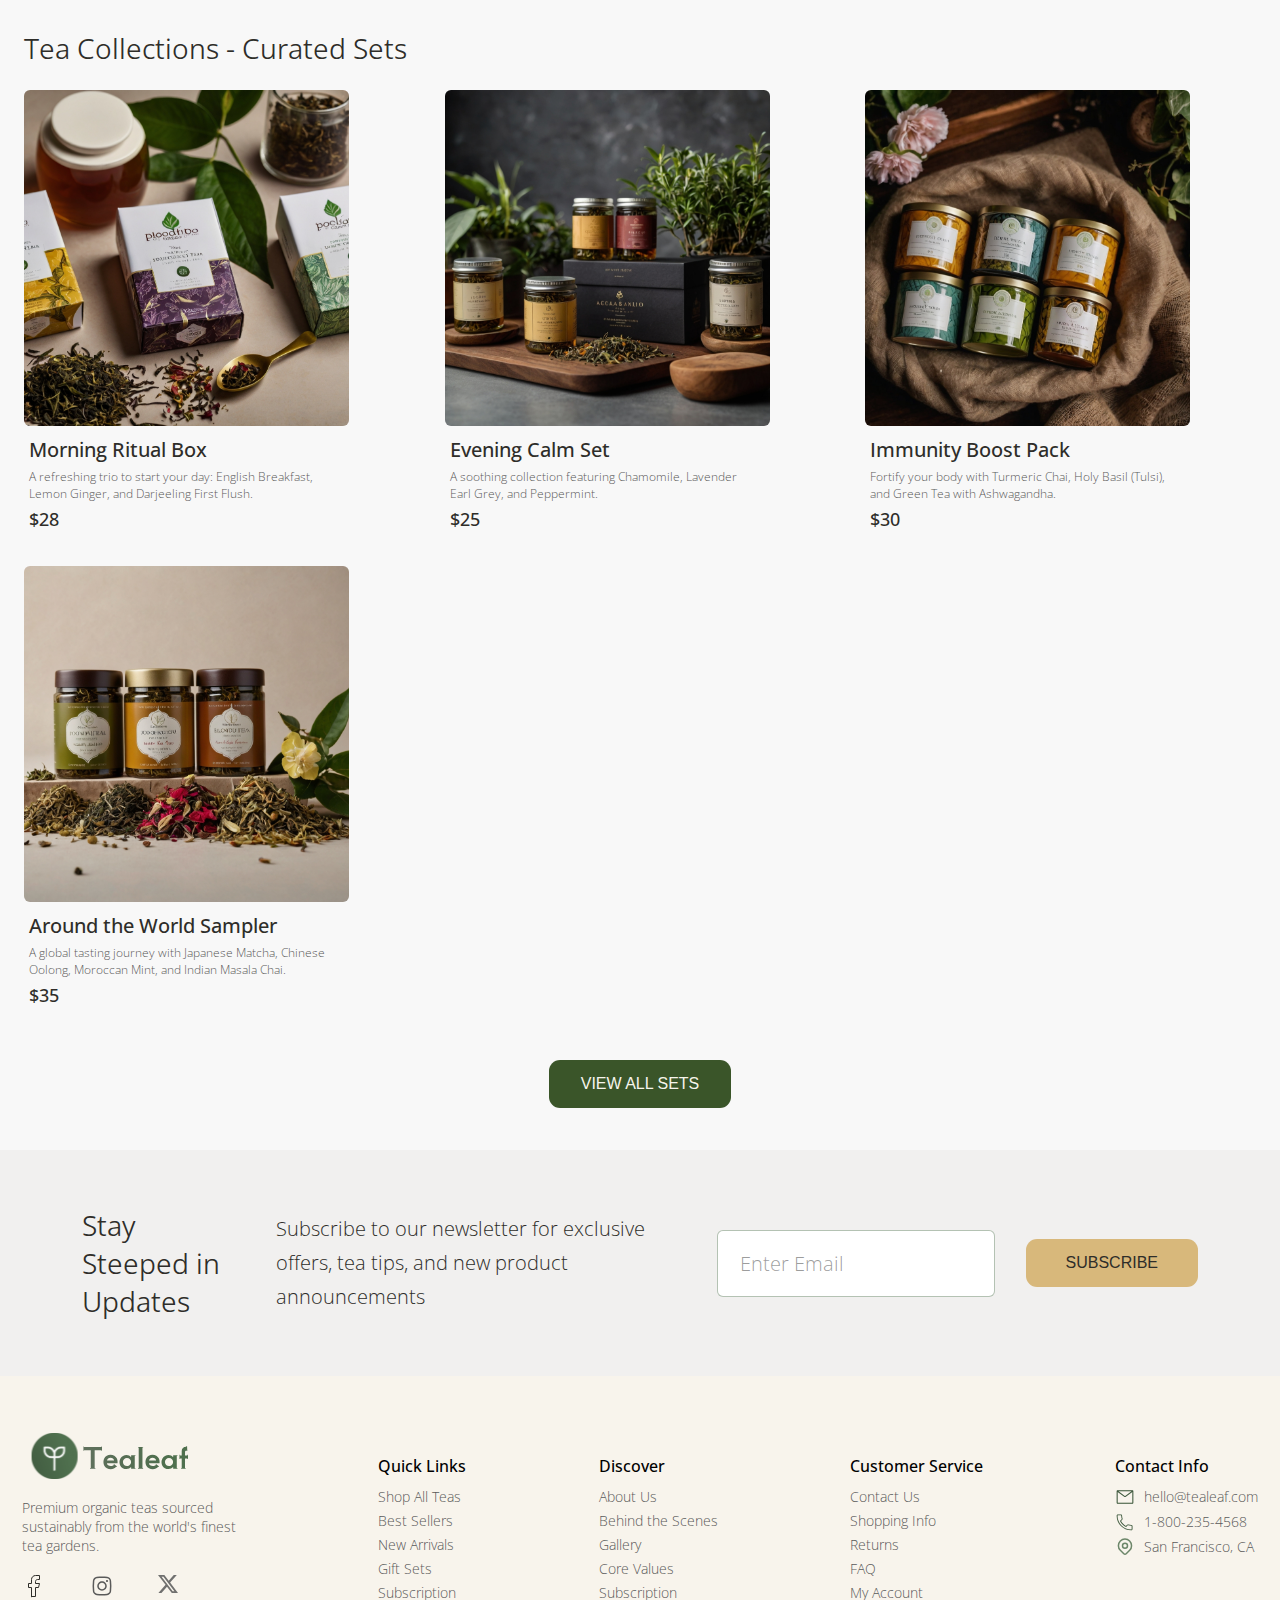
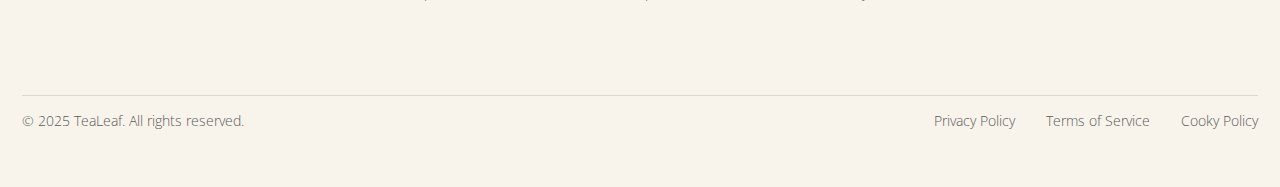
<file: Tealeaf/teaLeaf.html>
<!DOCTYPE html>
<html>
  <head>
    <title>tealeaf</title>
    <meta name="viewport" content="width=device-width, initial-scale=1.0">
    <link rel="preconnect" href="https://fonts.googleapis.com">
    <link rel="preconnect" href="https://fonts.gstatic.com" crossorigin>
    <link href="https://fonts.googleapis.com/css2?family=Open+Sans:ital,wght@0,300..800;1,300..800&display=swap" rel="stylesheet">
    <link rel="stylesheet" href="styles/generaltl.css">
    <link rel="stylesheet" href="styles/headertl.css">
    <link rel="stylesheet" href="styles/whyus.css">
    <link rel="stylesheet" href="styles/featuredproducts.css">
    <link rel="stylesheet" href="styles/specialoffers.css">
    <link rel="stylesheet" href="styles/companystory.css">
    <link rel="stylesheet" href="styles/teacollections.css">
    <link rel="stylesheet" href="styles/newsletter.css">
    <link rel="stylesheet" href="styles/footer.css">
  </head>


  <body>

    <header class="header">
      <div class="left-section">
      <img class="logo1" src="icons/logo.svg">
      </div>
      <div class="middle-section">
      <p>All Teas</p>
      <p>Collections</p>
      <p>Tea Club</p>
      <p>Explore</p>
      </div>
      <div class="right-section">
      <img src="icons/search.svg">
      <img src="icons/account.svg">
      <img src="icons/shopping.svg">
      </div>
      <div class="mobile-nav">
        <img src="icons/hamburger.svg">
      </div>
    </header>



    <section>
      <div class="hero-section">
      <img class="main-image" src="images/hero-image.jpg">
      <div class="overlay"></div>
      <h1 class="main-heading">Pure Tea. Pure Bliss.</h1>
      </div>
    </section>

    <main>

     <section class="why-us">
      <div class="feature">
        <img src="icons/organic.svg">
        <h3 class="title1">100% Organic</h3>
        <p class="subtext1">Pure, pesticide-free ingredients straight from nature.</p>
      </div>
      <div class="feature">
        <img src="icons/sustainable.svg">
        <h3 class="title1">Sustainable Farming</h3>
        <p class="subtext1">We partner with eco-conscious farms using water-wise and soil-friendly practices.</p>
      </div>
      <div class="feature">
        <img src="icons/people.svg">
        <h3 class="title1">Ethically Sourced</h3>
        <p class="subtext1">Our teas are sourced from communities that we support through fair wages.</p>
      </div>
     </section>




     
     <section class="featured-products">
      <h2 class="title2">Featured Selections</h2>
      <div class="product-grid">
        <div class="product-card">
        <img class="product-image" src="images/image1.jpg">
          <div class="product-info">
            <p class="product-name">Earl Grey Supreme</p>
              <div class="rating">
              <img src="icons/Stars.svg">
              <p>(504 review)</p>
              </div>
            <p class="price">$24.99</p>
          </div>
        </div>

        <div class="product-card">
        <img class="product-image" src="images/image2.jpg">
          <div class="product-info">
            <p class="product-name">Dragon Well Green</p>
              <div class="rating">
              <img src="icons/Stars.svg">
              <p>(106 review)</p>
              </div>
            <p class="price">$32.99</p>
          </div>
        </div>

        <div class="product-card">
        <img class="product-image" src="images/image3.jpg">
          <div class="product-info">
            <p class="product-name">Chamomile Dreams</p>
              <div class="rating">
              <img src="icons/Stars.svg">
              <p>(319 review)</p>
              </div>
            <p class="price">$19.99</p>
          </div>
        </div>

        <div class="product-card">
        <img class="product-image" src="images/image4.jpg">
          <div class="product-info">
            <p class="product-name">Himalayan Gold</p>
              <div class="rating">
              <img src="icons/Stars.svg">
              <p>(205 review)</p>
              </div>
            <p class="price">$38.99</p>
          </div>
        </div>
      </div>
      <div class="center-btn">
      <button class="green-button">VIEW ALL TEAS</button>
      </div>
     </section>




     <section class="special-offers">
      <h2 class="title3">Special Offers</h2>
      <div class="offers">
        <div class="offer-card-orange">
          <div class="offer-info">
            <button class="chip">New customer</button>
            <h2>Welcome Gift</h2>
            <p class="subtext">Start your tea journey with 25% off your first order</p>
            <button class="biege-button">CLAM OFFER</button>
          </div>
          <div class="offer-icon">
            <img src="icons/gift.svg">
          </div>
        </div>

        <div class="offer-card-green">
          <div class="offer-info">
            <button class="chip">Subscription</button>
            <h2>Tea Club</h2>
            <p class="subtext">Monthly curated selections with 20% savings</p>
            <button class="biege-button">JOIN CLUB</button>
          </div>
          <div class="offer-icon">
            <img src="icons/tea.svg">
          </div>
        </div>
      </div>
     </section>



     <section class="our-story">
      <div class="story-container">
        <div class="image">
          <img class="story-image" src="images/story-image.jpg">
        </div>
        <div class="story-text">
          <h2>Our Story</h2>
          <p>
            Founded in 2010, TeaLeaf began as a small family business with a simple mission: to bring the finest organic teas from around the world directly to your cup. We work closely with sustainable farms and cooperatives, ensuring fair trade practices and environmental responsibility.
          </p>
          <p>
           Every tea in our collection is carefully selected, tested for purity, and certified organic. We believe that great tea should not only taste exceptional but also contribute to a healthier planet and thriving farming communities. 
          </p>
          <div class="stats">
            <div class="stat">
              <h1>500+</h1>
              <p>Tea Varieties</p>
            </div>
            <div class="stat">
              <h1>50+</h1>
              <p>Partner Farms</p>
            </div>
            <div class="stat">
              <h1>100+</h1>
              <p>Happy Customers</p>
            </div>
          </div>
        </div>
      </div>
     </section>




     <section class="tea-collections">
      <h2 class="title4">Tea Collections - Curated Sets</h2>
      <div class="product-grid-2">
        <div class="product-card-2">
          <img class="product-image-2" src="images/image4.jpg">
            <div class="product-info-2">
              <p class="product-name-2">Morning Ritual Box</p>
              <p class="description">A refreshing trio to start your day: 
                English Breakfast, Lemon Ginger, and Darjeeling First Flush.</p>
              <p class="price-2">$28</p>
            </div>
        </div>
        <div class="product-card-2">
          <img class="product-image-2" src="images/image5.jpg">
            <div class="product-info-2">
              <p class="product-name-2">Evening Calm Set</p>
              <p class="description">A soothing collection featuring Chamomile, 
                Lavender Earl Grey, and Peppermint.</p>
              <p class="price-2">$25</p>
            </div>
        </div>
        <div class="product-card-2">
          <img class="product-image-2" src="images/image6.jpg">
            <div class="product-info-2">
              <p class="product-name-2">Immunity Boost Pack</p>
              <p class="description">Fortify your body with Turmeric Chai, Holy 
                Basil (Tulsi), and Green Tea with Ashwagandha.</p>
              <p class="price-2">$30</p>
            </div>
        </div>
        <div class="product-card-2">
          <img class="product-image-2" src="images/image7.jpg">
            <div class="product-info-2">
              <p class="product-name-2">Around the World Sampler</p>
              <p class="description">A global tasting journey with Japanese Matcha, 
                Chinese Oolong, Moroccan Mint, and Indian Masala Chai.</p>
              <p class="price-2">$35</p>
            </div>
        </div>        
      </div>
      <div class="center-btn-2">
      <button class="green-button-2">VIEW ALL SETS</button>
      </div>
     </section>
     </main>

      <section class="newsletter">
      <h2>Stay Steeped in Updates</h2>
      <h3>Subscribe to our newsletter for exclusive offers, tea tips, and new product announcements</h3>
      <input class="search-bar" type="text" placeholder="Enter Email">
      <button class="yellow-button">SUBSCRIBE</button>
     </section>

     <footer class="footer">
      <div class="footer-container">
        <div class="col-brand">
          <img class="brand-logo" src="icons/logo.svg">
          <p>Premium organic teas sourced sustainably from the world's finest tea gardens.</p>
          <div class="social-icons">
            <a href="#"><img src="icons/facebook-logo.svg"></a>
            <a href="#"><img src="icons/instagram-logo.svg"></a>
            <a href="#"><img src="icons/twitter-logo.svg"></a>
          </div>
        </div>
        <div class="col">
          <h4>Quick Links</h4>
          <a href="#">Shop All Teas</a>
          <a href="#">Best Sellers</a>
          <a href="#">New Arrivals</a>
          <a href="#">Gift Sets</a>
          <a href="#">Subscription</a>
        </div>
        <div class="col">
          <h4>Discover</h4>
          <a href="#">About Us</a>
          <a href="#">Behind the Scenes</a>
          <a href="#">Gallery</a>
          <a href="#">Core Values</a>
          <a href="#">Subscription</a>
        </div>
        <div class="col">
          <h4>Customer Service</h4>
          <a href="#">Contact Us</a>
          <a href="#">Shopping Info</a>
          <a href="#">Returns</a>
          <a href="#">FAQ</a>
          <a href="#">My Account</a>
        </div>
        <div class="col">
          <h4>Contact Info</h4>
            <div class="contact-block">
            <img src="icons/email.svg">
            <a href="#">hello@tealeaf.com</a>
            </div>
            <div class="contact-block">
            <img src="icons/phone.svg">
            <a href="#">1-800-235-4568</a>
            </div>
            <div class="contact-block">
            <img src="icons/location.svg">
            <a href="#">San Francisco, CA</a>
            </div>
            <div class="space-filler"></div>
        </div>

      </div>

      <div class="rectangle"></div>

      <div class="footer-bottom">
        <p>© 2025 TeaLeaf. All rights reserved.</p>
        <div class="footer-links">
          <a href="#">Privacy Policy</a>
          <a href="#">Terms of Service</a>
          <a href="#">Cooky Policy</a>
        </div>
      </div>

     </footer>


  </body>
</html>
</file>
<file: styles/generaltl.css>
p{
  margin-top: 0;
  margin-bottom: 0;
}

body{
  font-family: Open Sans;
  margin: 0;
  background-color: rgb(248, 248, 248);
}

main{
  padding-left: 24px;
  padding-right: 24px;
}
</file>
<file: styles/headertl.css>
.header{
  width: 899px;
  height: 72px;
  display: flex;
  flex-direction: row;
  align-items: center;
  justify-content: space-between;
  left: 50%;
  transform: translateX(-50%);

  top: 31px;
  z-index: 100;

  background-color: rgb(250, 249, 245);
  border-width: 1px;
  border-bottom-style: solid;
  border-bottom-color: rgba(112, 124, 127, 0.028);
  border-radius: 6px;
  position: fixed;

}

.left-section{
  margin-left: 31px;
  cursor: pointer;
  align-items: center;
}

.middle-section{
  display: flex;
  align-items: center;
  justify-content: space-between;
  flex: 1;
  font-size: 18px;
  font-weight: 100;
  color: rgb(46, 45, 41);
  margin-left: 59px;
  margin-right: 59px;
  cursor: pointer;
}

.right-section{
  display: flex;
  align-items: center;
  justify-content: space-between;
  flex-shrink: 0;
  margin-right: 31px;
  width: 140px;
  cursor: pointer;

}

.hero-section{
  display: flex;
  align-items: center;
  justify-content: center;
  flex-direction: column;
  position: relative;
  height: 714px;
  
}

.main-image{
  position: absolute;
  width: 100%;
  height: 100%;
  object-fit: cover;
  
}

.overlay {
  position: absolute;
  top: 0;
  left: 0;
  width: 100%;
  height: 100%;
  background: rgba(0, 0, 0, 0.295);
}

.main-heading{
  position: relative;
  font-size: 64px;
  font-weight: 500;
  color: white;
  margin-top: -200px;
}

@media (max-width: 768px) {
  .main-heading {
    width: 350px;
  }
}
</file>
<file: styles/whyus.css>
.why-us{
  display: grid;
  grid-template-columns: repeat(3, 1fr);
  justify-items: center; 
  gap: 60px;
  background-color: rgba(164, 180, 156, 0.569);
  border-radius: 6px;
  margin-top: 42px;
  margin-bottom: 0;
  padding: 24px 100px;
}

.feature{
  text-align: left;
  max-width: 260px; 
}

.title1{
  font-size: 24px;
  font-weight: 500;
  color: rgb(44, 61, 43);
  margin-top: 10px;
  margin-bottom: 0;
  
}

.subtext1{
  font-size: 16px;
  font-weight: 200;
  color: rgb(44, 61, 43);
  margin-top: 6px;
}

@media (max-width: 900px) {
  .why-us {
    grid-template-columns: repeat(2, 1fr);
  }
}

@media (max-width: 768px) {
  .why-us {
    grid-template-columns: 1fr;
  }
}
</file>
<file: styles/featuredproducts.css>
.featured-products{
  display: grid;
}

.product-grid{
  display: grid;
  grid-template-columns: repeat(auto-fit, minmax(325px, 1fr));
  justify-items: auto;
  gap: 30px;
  margin-top: 23px;
}

.product-card {
  width: 325px;
  box-sizing: border-box;
  border-radius: 6px;
  transition: transform 0.3s ease, box-shadow 0.3s ease;
}

.product-card:hover {
  transform: translateY(-5px);
  box-shadow: 0 4px 12px rgba(0,0,0,0.15);
  cursor: pointer;
}
.product-image{
  width: 325px;
  height: 336px;
  object-fit: cover;
  border-radius: 6px;
}
  

.title2{
  font-size: 28px;
  font-weight: 350;
  margin-top: 42px;
  color: rgb(46, 45, 41);
  margin-bottom: 0;
}

.product-info {
  margin-top: 5px;
  margin-bottom: 5px;
  padding-left: 5px;
}

.product-name{
  font-size: 20px;
  font-weight: 500;
  color: rgb(46, 45, 41);
}

.rating{
  display: grid;
  grid-template-columns: 105px 105px;
  column-gap: 10px;
  font-size: 12px;
  font-weight: 200;
  color: rgb(90, 90, 90);
  align-items: center;
  margin-top: 5px;
  margin-bottom: 5px;
}

.price{
  font-size: 18px;
  font-weight: 500;
  color: rgb(46, 45, 41);
}

.center-btn{
  text-align: center;
}

.green-button{
  font-size: 16px;
  font-weight: 500;
  color: rgb(246, 244, 236);
  background-color: rgb(58, 85, 41);
  border: none;
  border-radius: 11px;
  padding: 15px 40px;
  margin-top: 48px;
  cursor: pointer;
  transition: background-color 0.15s;
}

.green-button:hover {
  background-color: rgb(47, 66, 37);
}
</file>
<file: styles/specialoffers.css>
.special-offers{
 display: grid;
}

.title3{
  font-size: 28px;
  font-weight: 350;
  margin-top: 42px;
  color: rgb(46, 45, 41);
}

.offers{
  display: grid;
  grid-template-columns: repeat(2, 1fr);
  gap: 23px;
  justify-items: auto;
  max-width: 100%;
}

.offer-card-orange{
  display: grid;
  grid-template-columns: 1fr auto;
  background-image: linear-gradient(to bottom right, rgb(214, 149, 75), rgba(193, 130, 88, 0.882));
  padding: 27px;
  gap:74px;
  align-items: center;
  border-radius: 6px;
  transition: transform 0.3s ease, box-shadow 0.3s ease;
}

.offer-card-orange:hover {
  transform: translateY(-5px);
  box-shadow: 0 8px 20px rgba(0, 0, 0, 0.15);
}

.offer-card-green{
  display: grid;
  grid-template-columns: 1fr auto;
  background-image: linear-gradient(to bottom right, rgb(79, 112, 78), rgba(100, 208, 216, 0.788));
  padding: 27px;
  gap:74px;
  align-items: center;
  border-radius: 6px;
  transition: transform 0.3s ease, box-shadow 0.3s ease;
}

.offer-card-green:hover {
  transform: translateY(-5px);
  box-shadow: 0 8px 20px rgba(0, 0, 0, 0.15);
}

.offer-info{
  align-items: center;
  justify-content: center;
}
.offer-info h2{
  color: white;
  font-size: 28px;
  font-weight: 500;
  margin-top: 12px;
  margin-bottom: 0;
}
.chip{
  font-size: 14px;
  font-weight: 500;
  color: white;
  border: none;
  border-radius: 50px;
  background-color: rgba(255, 255, 255, 0.205);
  padding: 6px 19px;
}

.subtext{
  font-size: 18px;
  font-weight: 350;
  color: white;
  margin-top: 5px;
  margin-bottom: 12px;

}

.biege-button{
  font-size: 16px;
  font-weight: 500;
  color: rgb(46, 45, 41);
  background-color: rgb(248, 244, 236);
  border: none;
  border-radius: 11px;
  padding: 15px 25px;
  cursor: pointer;
  transition: background-color 0.3s ease;
}

.biege-button:hover {
  background-color: #f4f4f4;
}

@media (max-width: 992px) {
  .offers {
    grid-template-columns: 1fr;
  }
}
</file>
<file: styles/companystory.css>
.story-container{
  display: flex;
  background-color: rgb(248, 244, 236);
  padding: 38px 58px;
  margin-top: 42px;
  justify-items: center;
  justify-content: space-around;
  gap: 50px;
  flex-wrap: wrap; 
} 

.story-image{
  width: 100%;
  max-width: 600px;
  object-fit: cover;
  border-radius: 6px;
}

.story-text {
  flex: 1;
  max-width: 600px;
  justify-content: center;
  align-items: center;
}

.story-text h2 {
  font-size: 28px;
  font-weight: 350;
  color: rgb(46, 45, 41);
  margin-bottom: 36px;
  text-align: center;
}

.story-text p {
  font-size: 20px;
  font-weight: 300;
  line-height: 1.7;
  color: rgb(46, 45, 41);
  margin-bottom: 10px;
}

.stats {
  display: flex;
  justify-content: space-between;
  align-items: center;
  margin-top: 37px;
  flex-wrap: wrap;
}

.stat h1 {
  font-size: 48px;
  color: rgb(58, 85, 41);
  margin-bottom: 0;
  font-weight: 700;
  margin-top: 0;
}

.stat p {
  font-size: 16px;
  font-weight: 300;
  color: rgb(44, 61, 43);
  margin-top: 0;
}

@media (max-width: 992px) {
  .story-container {
    flex-direction: column;
    align-items: center;
    text-align: center;
  }

  .story-image img {
    max-width: 100%;
  }
}

@media (max-width: 768px) {
  .stats {
    flex-direction: column;
    gap: 20px;
  }
}
</file>
<file: styles/teacollections.css>
.tea-collections {
  display: grid;
}

.product-grid-2 {
  display: grid;
  grid-template-columns: repeat(auto-fit, minmax(325px, 1fr));
  justify-items: auto;
  gap: 30px;
  margin-top: 23px;
}

.product-card-2 {
  width: 325px;
  box-sizing: border-box;
  border-radius: 6px;
  transition: transform 0.3s ease, box-shadow 0.3s ease;
}

.product-card-2:hover {
  transform: translateY(-5px);
  box-shadow: 0 4px 12px rgba(0,0,0,0.15);
  cursor: pointer;
}
.product-image-2{
  width: 325px;
  height: 336px;
  object-fit: cover;
  border-radius: 6px;
}
  

.title4 {
  font-size: 28px;
  font-weight: 350;
  margin-top: 42px;
  color: rgb(46, 45, 41);
  margin-bottom: 0;
}

.product-info-2 {
  margin-top: 5px;
  margin-bottom: 5px;
  padding-left: 5px;
}

.product-name-2 {
  font-size: 20px;
  font-weight: 500;
  color: rgb(46, 45, 41);
}

.description {
  font-size: 12px;
  font-weight: 200;
  color: rgb(90, 90, 90);
  align-items: center;
  margin-top: 5px;
  margin-bottom: 5px;
  padding-right: 10px;
}

.price-2{
  font-size: 18px;
  font-weight: 500;
  color: rgb(46, 45, 41);
}

.center-btn-2{
  text-align: center;
}

.green-button-2{
  font-size: 16px;
  font-weight: 500;
  color: rgb(246, 244, 236);
  background-color: rgb(58, 85, 41);
  border: none;
  border-radius: 11px;
  padding: 15px 32px;
  margin-top: 48px;
  cursor: pointer;
  transition: background-color 0.15s;
}

.green-button-2:hover {
  background-color: rgb(47, 66, 37);
}
</file>
<file: styles/newsletter.css>
.newsletter{
  display: flex;
  height: 206px;
  padding: 10px 82px;
  justify-content: space-between;
  align-items: center;
  gap: 31px;
  background-color: rgb(241, 240, 239);
  margin-top: 42px;
}

.newsletter h2{
  font-size: 28px;
  font-weight: 350;
  color: rgb(46, 45, 41);
  width: 180px;
  margin-bottom: 0;
}

.newsletter h3{
  font-size: 20px;
  font-weight: 300;
  line-height: 1.7;
  color: rgb(46, 45, 41);
  width: 453px;
  margin-top: 0;
  margin-bottom: 0;
}


.search-bar{
  flex: 1;
  height: 63px;
  padding-left: 22px;
  font-size: 20px;
  font-family: open sans;
  font-weight: 300;
  color: rgba(90, 90, 90, 0.86);
  border: 1px solid rgba(79, 112, 78, 0.426);
  border-radius: 6px;
  width: 382px;
}

.search-bar::placeholder{
  font-size: 20px;
  color: rgba(90, 90, 90, 0.594);
  font-weight: 300;
}

.yellow-button{
  font-size: 16px;
  font-weight: 500;
  color: rgb(46, 45, 41);
  background-color: rgb(216, 184, 123);
  border: none;
  border-radius: 11px;
  padding: 15px 40px;
  transition: background-color 0.15s;
  cursor: pointer;
}

.yellow-button:hover {
  background-color: rgb(210, 175, 105);
}

@media (max-width: 992px) {
  .newsletter {
    flex-direction: column;
    align-items: flex-start;
    height: auto;
    padding: 40px 30px;
    gap: 15px;
  }

  .newsletter h2,
  .newsletter h3 {
    width: 100%;
  }

   .search-bar {
    width: 382px;
    height: 63px;
    padding: 18px 22px;
  }

  .yellow-button {
    width: 100%;
    max-width: 160px;
  }
 
}


@media (max-width: 576px) {
  .search-bar {
    width: 300px;
    height: 63px;
    padding: 18px 22px;
  }
}
</file>
<file: styles/footer.css>
.footer{
  display: flex;
  flex-direction: column;
  background-color: rgb(248, 244, 236);
  padding: 57px 22px;
}

.footer-container{
  display: flex;
  justify-content: space-between;
  align-items: center;
}

.col-brand{
  display: flex;
  flex-direction: column;
  gap: 19px;
}

.brand-logo{
  width: 177px;
  height: 46px;
}

.col-brand p{
  font-size: 14px;
  font-weight: 300;
  color: rgb(90, 90, 90);
  width: 224px;
}

.social-icons{
  display: flex;
  gap: 44px;
}

.col{
  display: flex;
  flex-direction: column;
  gap: 5px;
}

.col h4{
  font-size: 16px;
  font-weight: 500;
  color: rgb (46, 45, 41);
  margin-bottom: 5px;
}

.col a{
  font-size: 14px;
  font-weight: 300;
  text-decoration: none;
  color: rgb(90, 90, 90);
}
.contact-block{
  display: flex;
  gap: 9px;
}

.rectangle{
  width: 100%;
  height: 1px;
  background-color: rgb(218, 218, 213);
  margin-top: 92px;
}

.footer-bottom{
  display: flex;
  justify-content: space-between;
  margin-top: 15px;
}

.footer-bottom p{
  font-size: 14px;
  font-weight: 300;
  color: rgb(90, 90, 90);
}

.footer-links{
  display: flex;
  gap: 31px;
  
}

.footer-links a{
  font-size: 14px;
  font-weight: 300;
  text-decoration: none;
  color: rgb(90, 90, 90);
}

.space-filler{
  height: 40px;
}

@media (max-width: 992px) {
  .footer-container {
    flex-direction: column;
    gap: 40px;
  }

  .footer-bottom {
    flex-direction: column;
    align-items: flex-start;
    gap: 15px;
  }
}
</file>
<file: Tealeaf/styles/generaltl.css>
p{
  margin-top: 0;
  margin-bottom: 0;
}

body{
  font-family: Open Sans;
  margin: 0;
  background-color: rgb(248, 248, 248);
}

main{
  padding-left: 24px;
  padding-right: 24px;
}
</file>
<file: Tealeaf/styles/headertl.css>
.header{
  width: 899px;
  height: 72px;
  display: flex;
  flex-direction: row;
  align-items: center;
  justify-content: space-between;
  left: 50%;
  transform: translateX(-50%);

  top: 31px;
  z-index: 100;

  background-color: rgb(250, 249, 245);
  border-width: 1px;
  border-bottom-style: solid;
  border-bottom-color: rgba(112, 124, 127, 0.028);
  border-radius: 6px;
  position: fixed;

}

.left-section{
  margin-left: 31px;
  cursor: pointer;
  align-items: center;
}

.middle-section{
  display: flex;
  align-items: center;
  justify-content: space-between;
  flex: 1;
  font-size: 18px;
  font-weight: 100;
  color: rgb(46, 45, 41);
  margin-left: 59px;
  margin-right: 59px;
  cursor: pointer;
}

.right-section{
  display: flex;
  align-items: center;
  justify-content: space-between;
  flex-shrink: 0;
  margin-right: 31px;
  width: 140px;
  cursor: pointer;

}

.hero-section{
  display: flex;
  align-items: center;
  justify-content: center;
  flex-direction: column;
  position: relative;
  height: 714px;
  
}

.main-image{
  position: absolute;
  width: 100%;
  height: 100%;
  object-fit: cover;
  
}

.overlay {
  position: absolute;
  top: 0;
  left: 0;
  width: 100%;
  height: 100%;
  background: rgba(0, 0, 0, 0.295);
}

.main-heading{
  position: relative;
  font-size: 64px;
  font-weight: 500;
  color: white;
  margin-top: -200px;
}

.mobile-nav{
  display: none;
}

@media (max-width: 768px) {
  .header{
  width: 100%;
  height: 56px;
  display: flex;
  flex-direction: row;
  align-items: center;
  justify-content: space-between;
  z-index: 100;
  top: 0;

  background-color: rgb(250, 249, 245);
  border-width: 1px;
  border-bottom-style: solid;
  border-bottom-color: rgba(112, 124, 127, 0.028);
  border-radius: 0;
  position: fixed;
  }

  .left-section{
    margin-left: 0;
    display: flex;
    margin-left: 17px;
  }
  .logo1{
    width: 139px;
    height: 35px;
  }
  .hero-section{
    height: 550px;
  }

  .main-image{
    object-position: 60% 100%;
  }

  .middle-section, .right-section{
    display: none;
  }

  .main-heading {
    font-size: 40px;
    width: 250px;
    text-align: center;
  }
  .mobile-nav{
    display: flex;
    margin-right: 17px;
    cursor: pointer;
  }
}
</file>
<file: Tealeaf/styles/whyus.css>
.why-us{
  display: grid;
  grid-template-columns: repeat(3, 1fr);
  justify-items: center; 
  gap: 60px;
  background-color: rgba(164, 180, 156, 0.569);
  border-radius: 6px;
  margin-top: 42px;
  margin-bottom: 0;
  padding: 24px 100px;
}

.feature{
  text-align: left;
  max-width: 260px; 
  margin-top: 0;
  margin-bottom: 0;
}

.title1{
  font-size: 24px;
  font-weight: 500;
  color: rgb(44, 61, 43);
  margin-top: 10px;
  margin-bottom: 0;
}

.subtext1{
  font-size: 16px;
  font-weight: 200;
  color: rgb(44, 61, 43);
  margin-top: 6px;
}

@media (max-width: 900px) {
  .why-us {
    grid-template-columns: repeat(2, 1fr);
  }
}

@media (max-width: 768px) {
  .why-us {
    grid-template-columns: 1fr;
    gap: 32px;
  }
}

@media (max-width: 576px) {
  .why-us{
    padding-left: 50px;
    padding-right: 50px;
    margin-top: 32px;
  }
  
  .title1{
  font-size: 20px; 
  }

}
</file>
<file: Tealeaf/styles/featuredproducts.css>
.featured-products{
  display: grid;
}

.product-grid{
  display: grid;
  grid-template-columns: repeat(auto-fit, minmax(325px, 1fr));
  justify-items: auto;
  gap: 30px;
  margin-top: 23px;
}

.product-card {
  width: 325px;
  box-sizing: border-box;
  border-radius: 6px;
  transition: transform 0.3s ease, box-shadow 0.3s ease;
}

.product-card:hover {
  transform: translateY(-5px);
  box-shadow: 0 4px 12px rgba(0,0,0,0.15);
  cursor: pointer;
}
.product-image{
  width: 325px;
  height: 336px;
  object-fit: cover;
  border-radius: 6px;
}
  

.title2{
  font-size: 28px;
  font-weight: 350;
  margin-top: 42px;
  color: rgb(46, 45, 41);
  margin-bottom: 0;
}

.product-info {
  margin-top: 5px;
  margin-bottom: 5px;
  padding-left: 5px;
}

.product-name{
  font-size: 20px;
  font-weight: 500;
  color: rgb(46, 45, 41);
}

.rating{
  display: grid;
  grid-template-columns: 105px 105px;
  column-gap: 10px;
  font-size: 12px;
  font-weight: 200;
  color: rgb(90, 90, 90);
  align-items: center;
  margin-top: 5px;
  margin-bottom: 5px;
}

.price{
  font-size: 18px;
  font-weight: 500;
  color: rgb(46, 45, 41);
}

.center-btn{
  text-align: center;
}

.green-button{
  font-size: 16px;
  font-weight: 500;
  color: rgb(246, 244, 236);
  background-color: rgb(58, 85, 41);
  border: none;
  border-radius: 11px;
  padding: 15px 40px;
  margin-top: 48px;
  cursor: pointer;
  transition: background-color 0.15s;
}

.green-button:hover {
  background-color: rgb(47, 66, 37);
}

@media (max-width: 576px) {
  .product-grid{
  gap: 16px;
  }

  .product-image{
  width: 300px;
  height: 270px;
  }

  .title2{
  font-size: 24px;
  margin-top: 32px;
  }

  .product-name{
  font-size: 18px;
  }

  .price{
  font-size: 16px;
  }

  .green-button{
  margin-top: 15px;
  }
}
</file>
<file: Tealeaf/styles/specialoffers.css>
.special-offers{
 display: grid;
}

.title3{
  font-size: 28px;
  font-weight: 350;
  margin-top: 42px;
  color: rgb(46, 45, 41);
}

.offers{
  display: grid;
  grid-template-columns: repeat(2, 1fr);
  gap: 23px;
  justify-items: auto;
  max-width: 100%;
}

.offer-card-orange{
  display: grid;
  grid-template-columns: 1fr auto;
  background-image: linear-gradient(to bottom right, rgb(214, 149, 75), rgba(193, 130, 88, 0.882));
  padding: 27px;
  gap:74px;
  align-items: center;
  border-radius: 6px;
  transition: transform 0.3s ease, box-shadow 0.3s ease;
}

.offer-card-orange:hover {
  transform: translateY(-5px);
  box-shadow: 0 8px 20px rgba(0, 0, 0, 0.15);
}

.offer-card-green{
  display: grid;
  grid-template-columns: 1fr auto;
  background-image: linear-gradient(to bottom right, rgb(79, 112, 78), rgba(100, 208, 216, 0.788));
  padding: 27px;
  gap:74px;
  align-items: center;
  border-radius: 6px;
  transition: transform 0.3s ease, box-shadow 0.3s ease;
}

.offer-card-green:hover {
  transform: translateY(-5px);
  box-shadow: 0 8px 20px rgba(0, 0, 0, 0.15);
}

.offer-info{
  align-items: center;
  justify-content: center;
}
.offer-info h2{
  color: white;
  font-size: 28px;
  font-weight: 500;
  margin-top: 12px;
  margin-bottom: 0;
}
.chip{
  font-size: 14px;
  font-weight: 500;
  color: white;
  border: none;
  border-radius: 50px;
  background-color: rgba(255, 255, 255, 0.205);
  padding: 6px 19px;
}

.subtext{
  font-size: 18px;
  font-weight: 350;
  color: white;
  margin-top: 5px;
  margin-bottom: 12px;
}

.biege-button{
  font-size: 16px;
  font-weight: 500;
  color: rgb(46, 45, 41);
  background-color: rgb(248, 244, 236);
  border: none;
  border-radius: 11px;
  padding: 15px 25px;
  cursor: pointer;
  transition: background-color 0.3s ease;
}

.biege-button:hover {
  background-color: #f4f4f4;
}

@media (max-width: 992px) {
  .offers {
    grid-template-columns: 1fr;
  }
}

@media (max-width: 576px) {
  .title3{
  font-size: 24px;
  margin-top: 32px;
  }

  .offers{
    width: 340px;
  }

  .offer-card-orange {
  gap: 10px;
  }

  .offer-card-green{
    gap: 10px;
  }

  .offer-info h2{
    font-size: 24px;
  }

  .subtext{
  font-size: 16px;
  }

}
</file>
<file: Tealeaf/styles/companystory.css>
.story-container{
  display: flex;
  background-color: rgb(248, 244, 236);
  padding: 38px 58px;
  margin-top: 42px;
  justify-items: center;
  justify-content: space-around;
  gap: 50px;
  flex-wrap: wrap; 
} 

.story-image{
  width: 100%;
  max-width: 600px;
  object-fit: cover;
  border-radius: 6px;
}

.story-text {
  flex: 1;
  max-width: 600px;
  justify-content: center;
  align-items: center;
  margin-top: 20px;
}

.story-text h2 {
  font-size: 28px;
  font-weight: 350;
  color: rgb(46, 45, 41);
  margin-bottom: 36px;
  text-align: center;
  margin-top: 0;
}

.story-text p {
  font-size: 20px;
  font-weight: 300;
  line-height: 1.7;
  color: rgb(46, 45, 41);
  margin-bottom: 10px;
}

.stats {
  display: flex;
  justify-content: space-between;
  align-items: center;
  margin-top: 37px;
  flex-wrap: wrap;
  margin-top: 50px;
}

.stat h1 {
  font-size: 48px;
  color: rgb(58, 85, 41);
  margin-bottom: 0;
  font-weight: 700;
  margin-top: 0;
}



@media (max-width: 992px) {
  .story-container {
    flex-direction: column;
    align-items: center;
    text-align: center;
    gap: 32px;
  }

  .story-image img {
    max-width: 100%;
  }

  .story-text h2 {

  margin-top: 0;
  }
}

@media (max-width: 576px) {
  .story-container{
  padding: 38px 20px;
  flex-wrap: wrap; 
  margin-top: 32px;
} 

  .story-text{
    margin-top: 0;
  }

 .story-text h2 {
  font-size: 24px;
  margin-bottom: 16px;
}

.story-text p {
  font-size: 16px;
  text-align: start;
}

.stats{
  margin-top: 30px;
}
.stat h1 {
  font-size: 36px;
}

.stat p {
  font-size: 14px;
}

}
</file>
<file: Tealeaf/styles/teacollections.css>
.tea-collections {
  display: grid;
}

.product-grid-2 {
  display: grid;
  grid-template-columns: repeat(auto-fit, minmax(325px, 1fr));
  justify-items: auto;
  gap: 30px;
  margin-top: 23px;
}

.product-card-2 {
  width: 325px;
  box-sizing: border-box;
  border-radius: 6px;
  transition: transform 0.3s ease, box-shadow 0.3s ease;
}

.product-card-2:hover {
  transform: translateY(-5px);
  box-shadow: 0 4px 12px rgba(0,0,0,0.15);
  cursor: pointer;
}
.product-image-2{
  width: 325px;
  height: 336px;
  object-fit: cover;
  border-radius: 6px;
}
  

.title4 {
  font-size: 28px;
  font-weight: 350;
  margin-top: 42px;
  color: rgb(46, 45, 41);
  margin-bottom: 0;
}

.product-info-2 {
  margin-top: 5px;
  margin-bottom: 5px;
  padding-left: 5px;
}

.product-name-2 {
  font-size: 20px;
  font-weight: 500;
  color: rgb(46, 45, 41);
}

.description {
  font-size: 12px;
  font-weight: 200;
  color: rgb(90, 90, 90);
  align-items: center;
  margin-top: 5px;
  margin-bottom: 5px;
  padding-right: 10px;
}

.price-2{
  font-size: 18px;
  font-weight: 500;
  color: rgb(46, 45, 41);
}

.center-btn-2{
  text-align: center;
}

.green-button-2{
  font-size: 16px;
  font-weight: 500;
  color: rgb(246, 244, 236);
  background-color: rgb(58, 85, 41);
  border: none;
  border-radius: 11px;
  padding: 15px 32px;
  margin-top: 48px;
  cursor: pointer;
  transition: background-color 0.15s;
}

.green-button-2:hover {
  background-color: rgb(47, 66, 37);
}

@media (max-width: 576px) {
  .product-grid-2{
  gap: 16px;
  }

  .product-image-2{
  width: 300px;
  height: 270px;
  }

  .title4{
  font-size: 24px;
  margin-top: 32px;
  }

  .product-name-2{
  font-size: 18px;
  }

  .price-2{
  font-size: 16px;
  }

  .green-button-2{
  margin-top: 15px;
  }
}
</file>
<file: Tealeaf/styles/newsletter.css>
.newsletter{
  display: flex;
  height: 206px;
  padding: 10px 82px;
  justify-content: space-between;
  align-items: center;
  gap: 31px;
  background-color: rgb(241, 240, 239);
  margin-top: 42px;
}

.newsletter h2{
  font-size: 28px;
  font-weight: 350;
  color: rgb(46, 45, 41);
  width: 180px;
  margin-bottom: 0;
  margin-top: 0;
}

.newsletter h3{
  font-size: 20px;
  font-weight: 300;
  line-height: 1.7;
  color: rgb(46, 45, 41);
  width: 453px;
  margin-top: 0;
  margin-bottom: 0;
}


.search-bar{
  flex: 1;
  height: 63px;
  padding-left: 22px;
  font-size: 20px;
  font-family: open sans;
  font-weight: 300;
  color: rgba(90, 90, 90, 0.86);
  border: 1px solid rgba(79, 112, 78, 0.426);
  border-radius: 6px;
  width: 382px;
}

.search-bar::placeholder{
  font-size: 20px;
  color: rgba(90, 90, 90, 0.594);
  font-weight: 300;
}

.yellow-button{
  font-size: 16px;
  font-weight: 500;
  color: rgb(46, 45, 41);
  background-color: rgb(216, 184, 123);
  border: none;
  border-radius: 11px;
  padding: 15px 40px;
  transition: background-color 0.15s;
  cursor: pointer;
}

.yellow-button:hover {
  background-color: rgb(210, 175, 105);
}

@media (max-width: 992px) {
  .newsletter {
    flex-direction: column;
    align-items: flex-start;
    height: auto;
    padding: 40px 30px;
    gap: 15px;
  }

  .newsletter h2,
  .newsletter h3 {
    width: 100%;
  }

   .search-bar {
    width: 382px;
    height: 63px;
    padding: 18px 22px;
  }

  .yellow-button {
    width: 100%;
    max-width: 160px;
  }
 
}


@media (max-width: 576px) {
  .search-bar {
    width: 290px;
    height: 52px;
    padding: 18px 22px;
  }

  .search-bar::placeholder{
  font-size: 16px;
}

.newsletter h3{
  font-size: 16px;
}

.newsletter h2{
  font-size: 24px;
}

}
</file>
<file: Tealeaf/styles/footer.css>
.footer{
  display: flex;
  flex-direction: column;
  background-color: rgb(248, 244, 236);
  padding: 57px 22px;
}

.footer-container{
  display: flex;
  justify-content: space-between;
  align-items: center;
}

.col-brand{
  display: flex;
  flex-direction: column;
  gap: 19px;
}

.brand-logo{
  width: 177px;
  height: 46px;
}

.col-brand p{
  font-size: 14px;
  font-weight: 300;
  color: rgb(90, 90, 90);
  width: 224px;
}

.social-icons{
  display: flex;
  gap: 44px;
}

.col{
  display: flex;
  flex-direction: column;
  gap: 5px;
}

.col h4{
  font-size: 16px;
  font-weight: 500;
  color: rgb (46, 45, 41);
  margin-bottom: 5px;
}

.col a{
  font-size: 14px;
  font-weight: 300;
  text-decoration: none;
  color: rgb(90, 90, 90);
}
.contact-block{
  display: flex;
  gap: 9px;
}

.rectangle{
  width: 100%;
  height: 1px;
  background-color: rgb(218, 218, 213);
  margin-top: 92px;
}

.footer-bottom{
  display: flex;
  justify-content: space-between;
  margin-top: 15px;
}

.footer-bottom p{
  font-size: 14px;
  font-weight: 300;
  color: rgb(90, 90, 90);
}

.footer-links{
  display: flex;
  gap: 31px;
  
}

.footer-links a{
  font-size: 14px;
  font-weight: 300;
  text-decoration: none;
  color: rgb(90, 90, 90);
}

.space-filler{
  height: 40px;
}

@media (max-width: 992px) {
  .footer-container {
    flex-direction: column;
    gap: 24px;
  }

  .footer-bottom {
    flex-direction: column;
    align-items: flex-start;
    gap: 15px;
  }

  .rectangle{
  margin-top: 24px;
}

}
</file>
